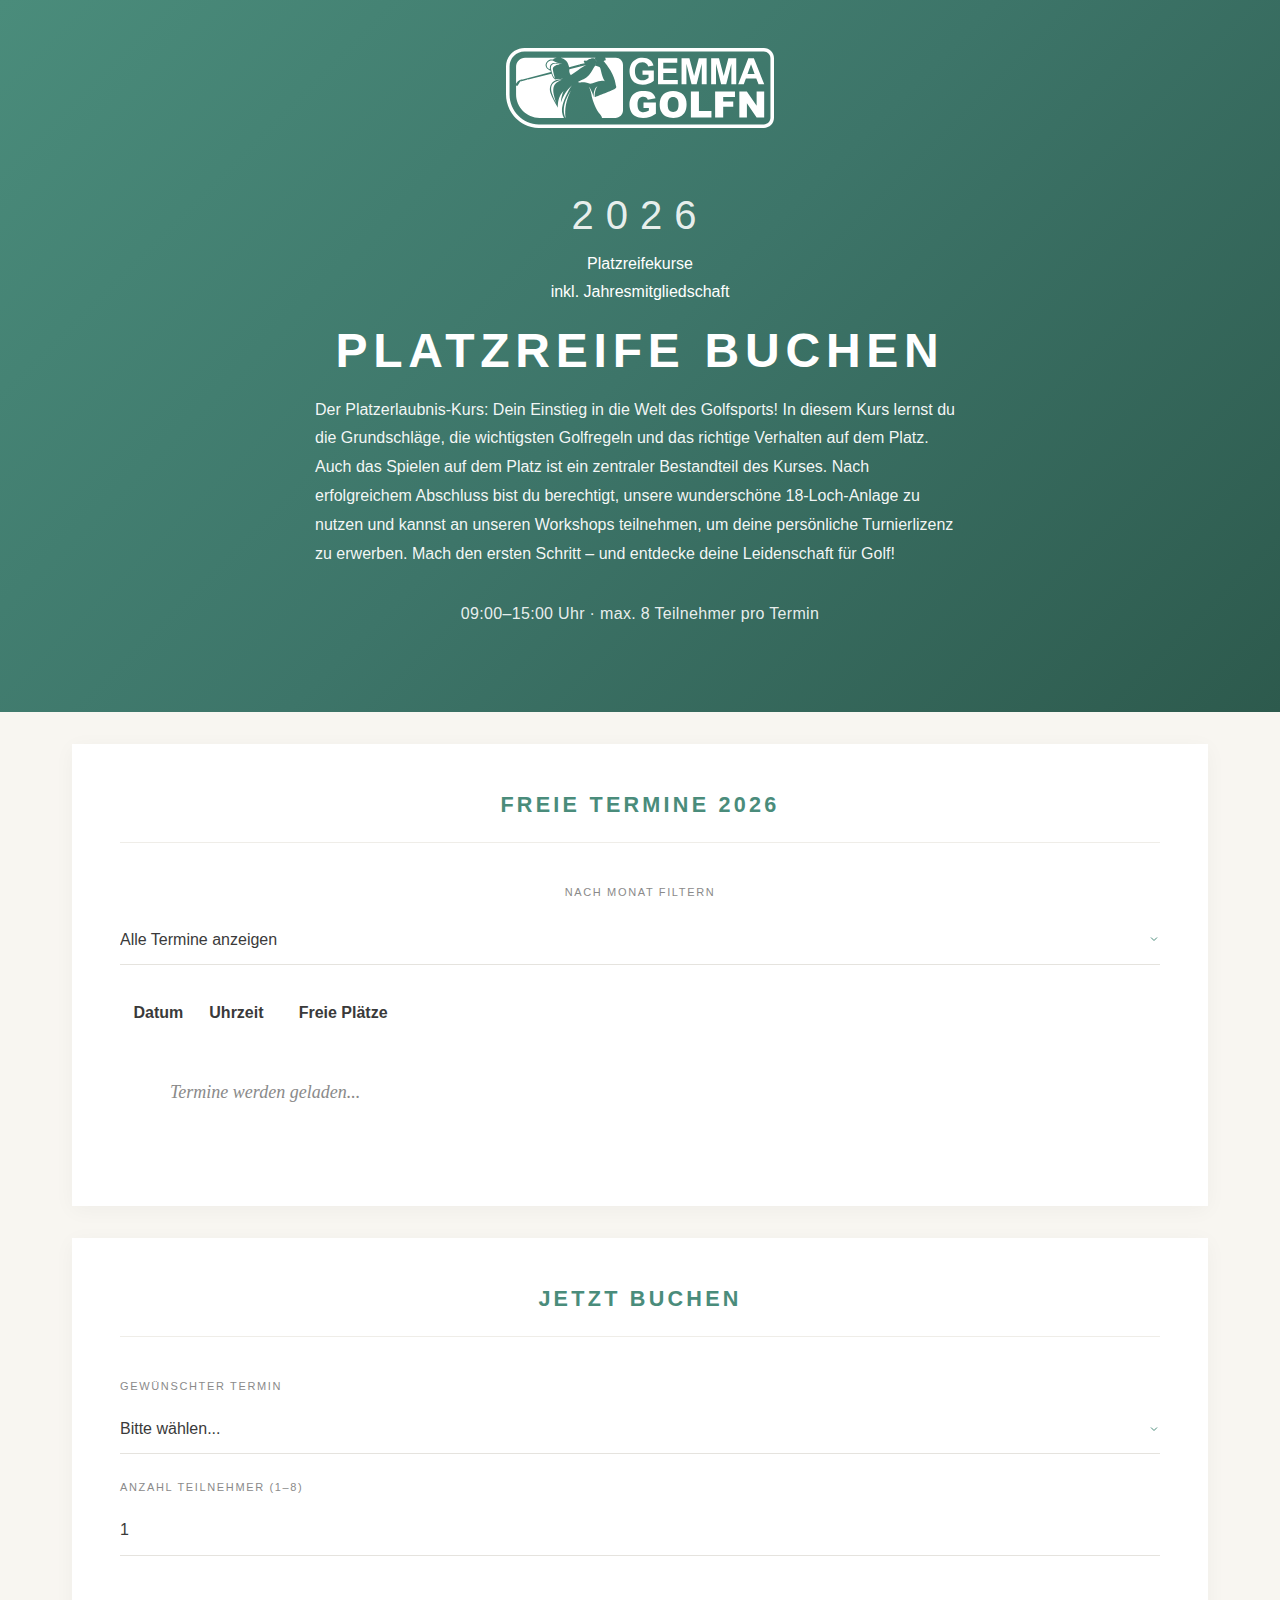
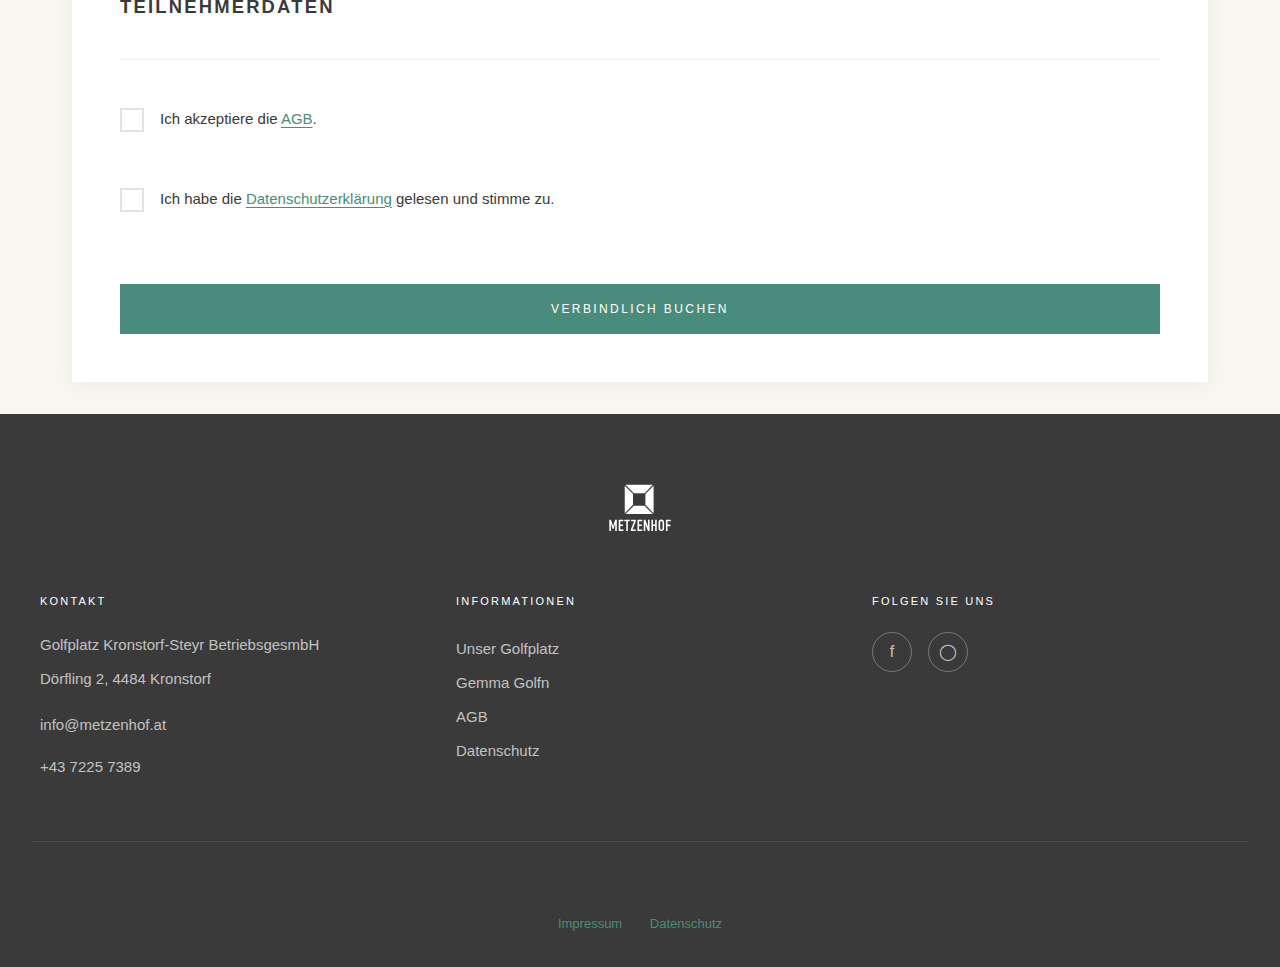
<file: index.html>
<!DOCTYPE html>
<html lang="de">
<head>
  <meta charset="UTF-8">
  <meta name="viewport" content="width=device-width, initial-scale=1.0">
  <meta name="description" content="Platzreife-Kurs buchen beim Golfclub Metzenhof. Lernen Sie Golf in entspannter Atmosphäre.">
  <title>Platzreife buchen – Golfclub Metzenhof</title>
  <link rel="stylesheet" href="styles.css">
</head>
<body>

<!-- ═══════════════════════════════════════════════════════════
     HEADER (Grün mit Eye-Catcher)
     ═══════════════════════════════════════════════════════════ -->
<header class="hero hero-green">
  <div class="hero-inner">
    <div class="hero-logos">
      <img src="Gemma Golfn Logo Quer 1C_WEISS.svg" alt="Gemma Golfn" class="hero-logo hero-logo-gemma">
    </div>
    
    <!-- Eye-Catcher Badge -->
    <div class="hero-eyecatcher">
      <span class="eyecatcher-year">2026</span>
      <span class="eyecatcher-title">Platzreifekurse</span>
      <span class="eyecatcher-sub">inkl. Jahresmitgliedschaft</span>
    </div>
    
    <h1>Platzreife buchen</h1>
    
    <p class="hero-description">
      Der Platzerlaubnis-Kurs: Dein Einstieg in die Welt des Golfsports! In diesem Kurs lernst du die Grundschläge, die wichtigsten Golfregeln und das richtige Verhalten auf dem Platz. Auch das Spielen auf dem Platz ist ein zentraler Bestandteil des Kurses. Nach erfolgreichem Abschluss bist du berechtigt, unsere wunderschöne 18-Loch-Anlage zu nutzen und kannst an unseren Workshops teilnehmen, um deine persönliche Turnierlizenz zu erwerben. Mach den ersten Schritt – und entdecke deine Leidenschaft für Golf!
    </p>
    
    <p class="hero-subtitle">09:00–15:00 Uhr · max. 8 Teilnehmer pro Termin</p>
  </div>
</header>

<!-- ═══════════════════════════════════════════════════════════
     MAIN CONTENT
     ═══════════════════════════════════════════════════════════ -->
<main class="container">
  
  <!-- TERMINE ÜBERSICHT ALS TABELLE -->
  <section class="card">
    <div class="card-header">
      <h2>Freie Termine 2026</h2>
    </div>
    
    <div class="filter-row">
      <label for="month-filter">Nach Monat filtern</label>
      <select id="month-filter">
        <option value="">Alle Termine anzeigen</option>
      </select>
    </div>
    
    <div id="slots-container" class="slots-table-container">
      <table class="slots-table">
        <thead>
          <tr>
            <th>Datum</th>
            <th>Uhrzeit</th>
            <th>Freie Plätze</th>
          </tr>
        </thead>
        <tbody id="slots-tbody">
          <tr><td colspan="3" class="no-slots">Termine werden geladen...</td></tr>
        </tbody>
      </table>
    </div>
  </section>
  
  <!-- BUCHUNGSFORMULAR -->
  <section class="card">
    <div class="card-header">
      <h2>Jetzt buchen</h2>
    </div>
    
    <form id="booking-form">
      <!-- Terminauswahl -->
      <label for="slot-select">
        Gewünschter Termin
        <select id="slot-select" required>
          <option value="">Bitte wählen...</option>
        </select>
      </label>
      
      <!-- Teilnehmeranzahl -->
      <label for="participant-count">
        Anzahl Teilnehmer (1–8)
        <input type="number" id="participant-count" min="1" max="8" value="1" required>
      </label>
      
      <!-- Teilnehmerdaten (inkl. Kontaktdaten) -->
      <h3>Teilnehmerdaten</h3>
      <div id="participants-container"></div>
      
      <!-- Versteckte Kontaktfelder (werden aus erstem Teilnehmer befüllt) -->
      <input type="hidden" id="contact-email">
      <input type="hidden" id="contact-phone">
      
      <!-- Checkboxen -->
      <div class="checkbox-group">
        <label class="checkbox-item">
          <input type="checkbox" id="agb-checkbox" class="checkbox-square" required>
          <span>Ich akzeptiere die <a href="agb.html" target="_blank">AGB</a>.</span>
        </label>
        <label class="checkbox-item">
          <input type="checkbox" id="privacy-checkbox" class="checkbox-square" required>
          <span>Ich habe die <a href="privacy.html" target="_blank">Datenschutzerklärung</a> gelesen und stimme zu.</span>
        </label>
      </div>
      
      <!-- Submit -->
      <button type="submit" id="submit-btn">Verbindlich buchen</button>
      
      <!-- Nachrichten -->
      <div id="form-message" class="message"></div>
    </form>
  </section>
  
  <!-- ERFOLGSANZEIGE (initial versteckt) -->
  <section id="success-section" class="card success-card hidden">
    <div class="success-icon">✓</div>
    <h2>Buchung erfolgreich!</h2>
    
    <div class="booking-details">
      <div class="detail-row">
        <span class="detail-label">Buchungs-ID</span>
        <span class="detail-value" id="success-booking-id">–</span>
      </div>
      <div class="detail-row">
        <span class="detail-label">Termin</span>
        <span class="detail-value" id="success-date">–</span>
      </div>
      <div class="detail-row">
        <span class="detail-label">Teilnehmer</span>
        <span class="detail-value" id="success-count">–</span>
      </div>
      <div class="detail-row">
        <span class="detail-label">Bestätigung an</span>
        <span class="detail-value" id="success-email">–</span>
      </div>
    </div>
    
    <div class="success-info">
      <p>Eine Bestätigungs-E-Mail mit allen Details wurde an Sie gesendet.</p>
      <p>Bei Fragen erreichen Sie uns unter:</p>
      <p><strong>info@metzenhof.at</strong> · <strong>+43 7225 7389</strong></p>
    </div>
    
    <button type="button" onclick="location.reload()" class="btn-secondary">Weitere Buchung</button>
  </section>
  
</main>

<!-- ═══════════════════════════════════════════════════════════
     FOOTER
     ═══════════════════════════════════════════════════════════ -->
<footer class="footer">
  <div class="footer-logo">
    <a href="https://www.metzenhof.at" target="_blank" rel="noopener">
      <img src="metzenhof_logo_ohne_subline_farbe.svg" alt="Golfclub Metzenhof" class="logo-white">
    </a>
  </div>
  
  <div class="footer-inner">
    <div class="footer-section">
      <h5>Kontakt</h5>
      <p>Golfplatz Kronstorf-Steyr BetriebsgesmbH</p>
      <p>Dörfling 2, 4484 Kronstorf</p>
      <p style="margin-top: 1rem;">
        <a href="mailto:info@metzenhof.at">info@metzenhof.at</a>
      </p>
      <p><a href="tel:+4372257389">+43 7225 7389</a></p>
    </div>
    
    <div class="footer-section">
      <h5>Informationen</h5>
      <a href="https://www.metzenhof.at/unser-golfplatz/" target="_blank">Unser Golfplatz</a>
      <a href="https://www.metzenhof.at/golf/gemma-golfn/" target="_blank">Gemma Golfn</a>
      <a href="agb.html">AGB</a>
      <a href="privacy.html">Datenschutz</a>
    </div>
    
    <div class="footer-section">
      <h5>Folgen Sie uns</h5>
      <div class="footer-social">
        <a href="https://www.facebook.com/Metzenhof" target="_blank" rel="noopener" aria-label="Facebook">f</a>
        <a href="https://www.instagram.com/metzenhof_golfplatz/" target="_blank" rel="noopener" aria-label="Instagram">◯</a>
      </div>
    </div>
  </div>
  
  <div class="footer-bottom">
    <p>© 2026 Golfclub Metzenhof</p>
    <a href="https://www.metzenhof.at/impressum/" target="_blank">Impressum</a>
    <a href="privacy.html">Datenschutz</a>
  </div>
</footer>

<script src="app.js"></script>
</body>
</html>
</file>
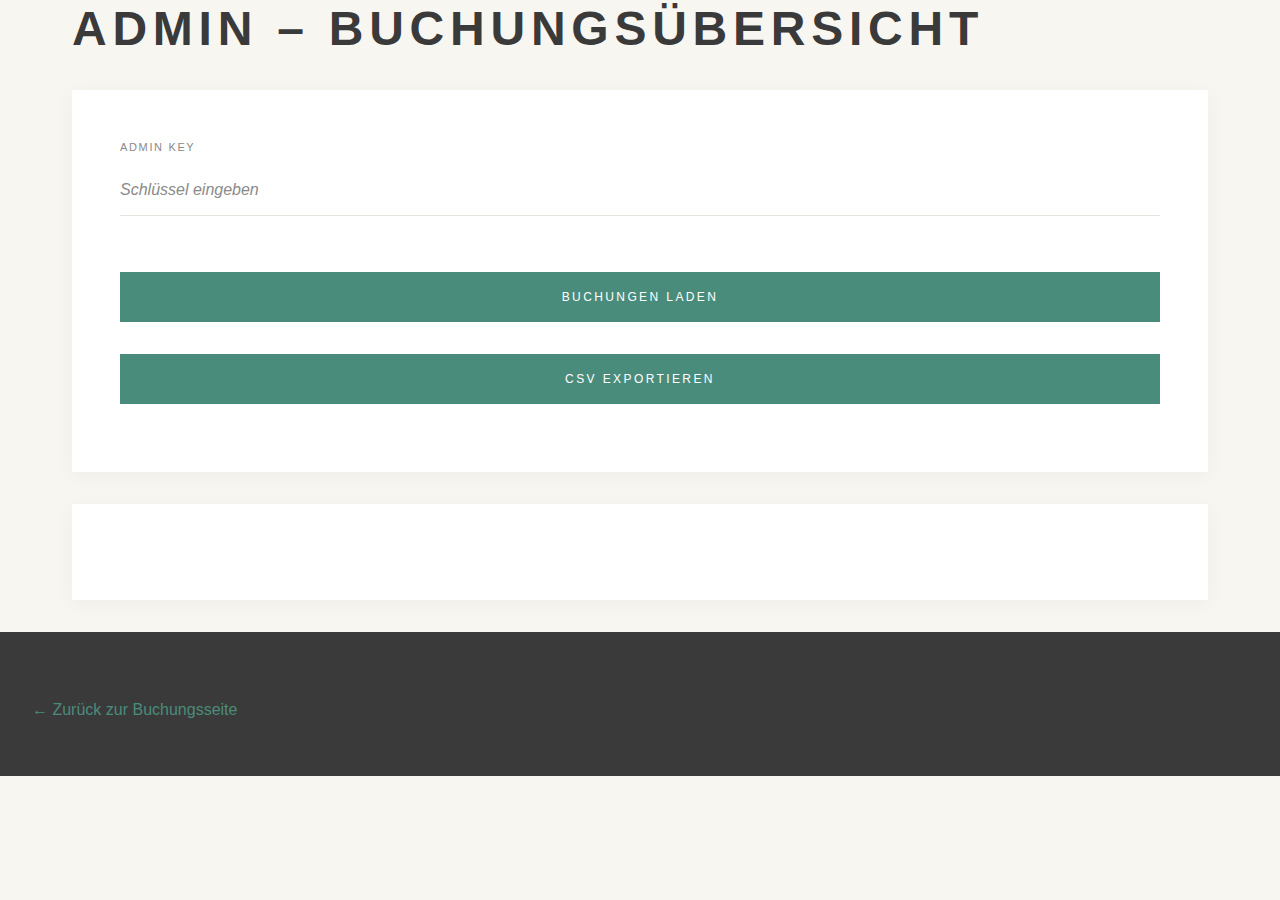
<file: admin.html>
<!doctype html>
<html lang="de">
<head>
  <meta charset="utf-8"/>
  <meta name="viewport" content="width=device-width, initial-scale=1"/>
  <title>Admin – Golfclub Metzenhof</title>
  <link rel="stylesheet" href="styles.css"/>
</head>
<body>
<main class="container">
  <h1>Admin – Buchungsübersicht</h1>

  <section class="card">
    <label>Admin Key
      <input id="admin_key" type="password" placeholder="Schlüssel eingeben"/>
    </label>
    <button id="load">Buchungen laden</button>
    <button id="export">CSV exportieren</button>
    <p id="msg"></p>
  </section>

  <section id="list" class="card"></section>
</main>

<footer class="footer">
  <p><a href="index.html">← Zurück zur Buchungsseite</a></p>
</footer>

<script src="admin.js"></script>
</body>
</html>
</file>
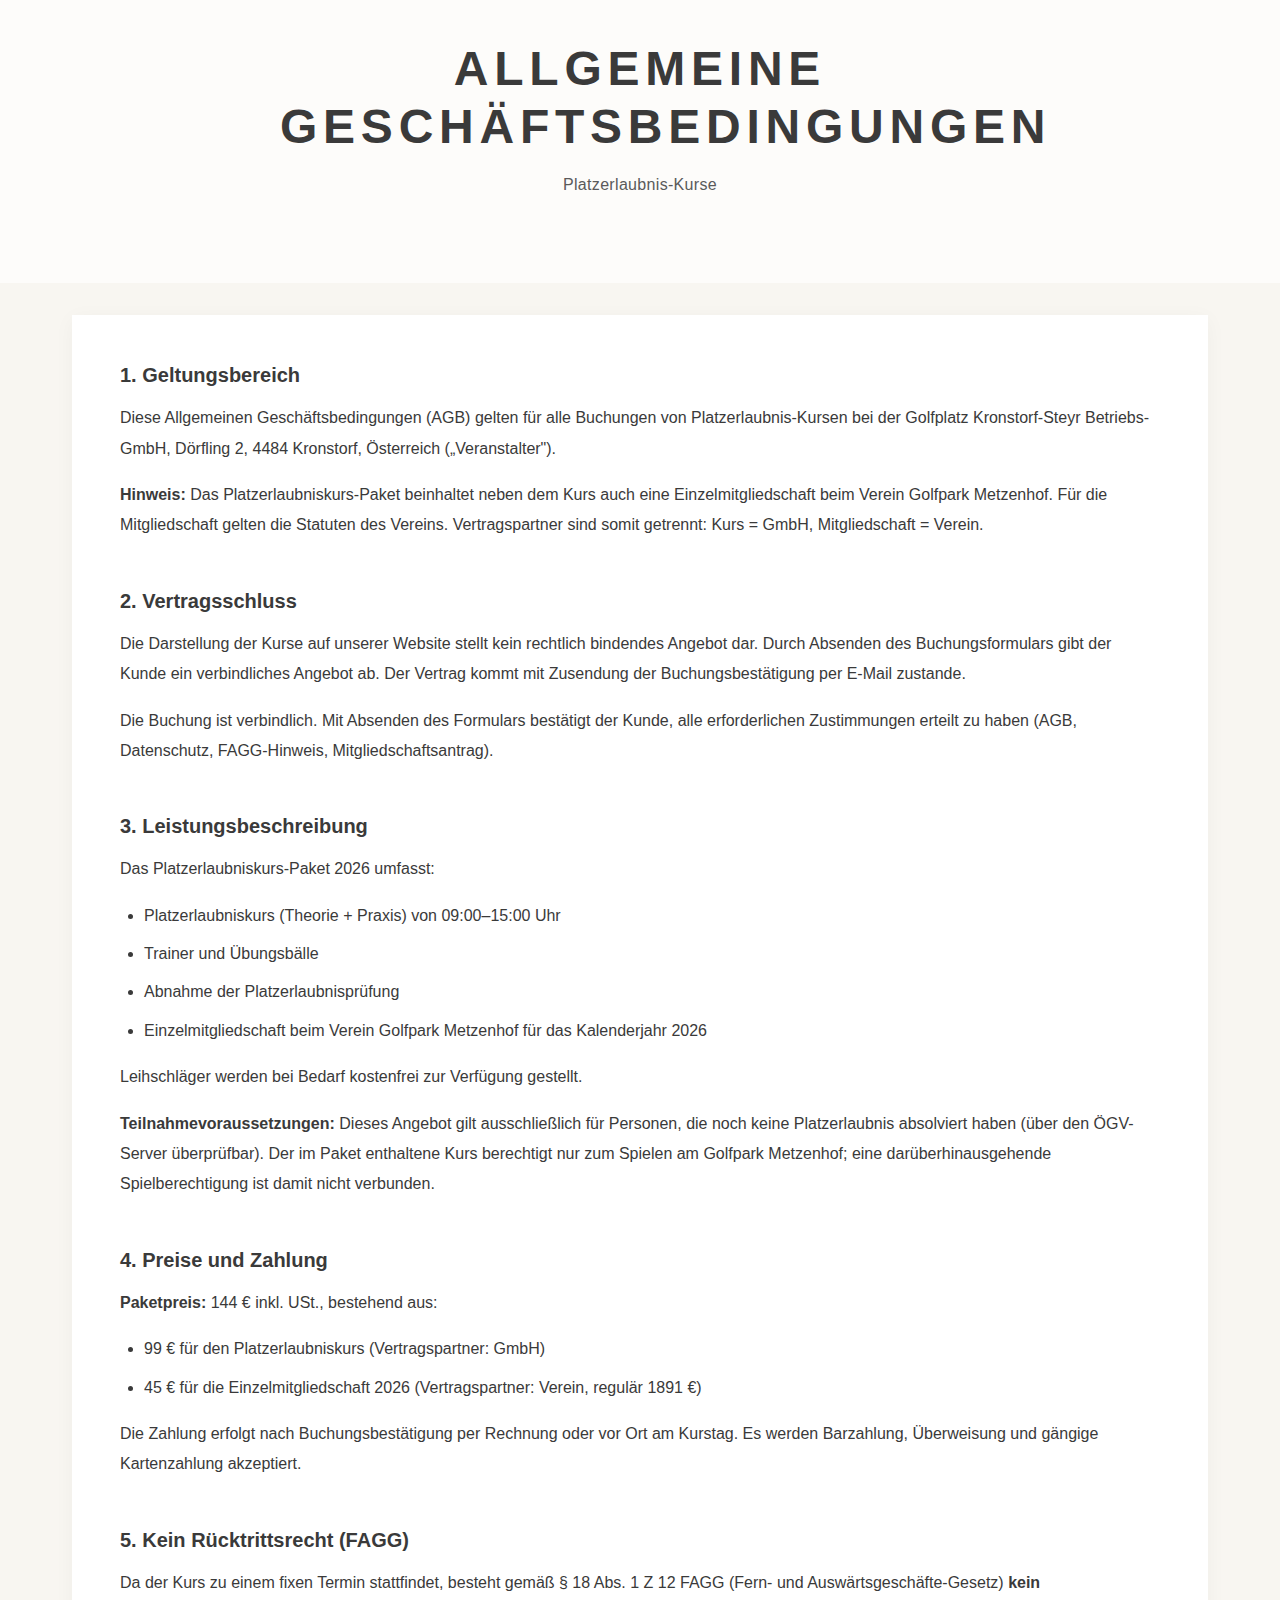
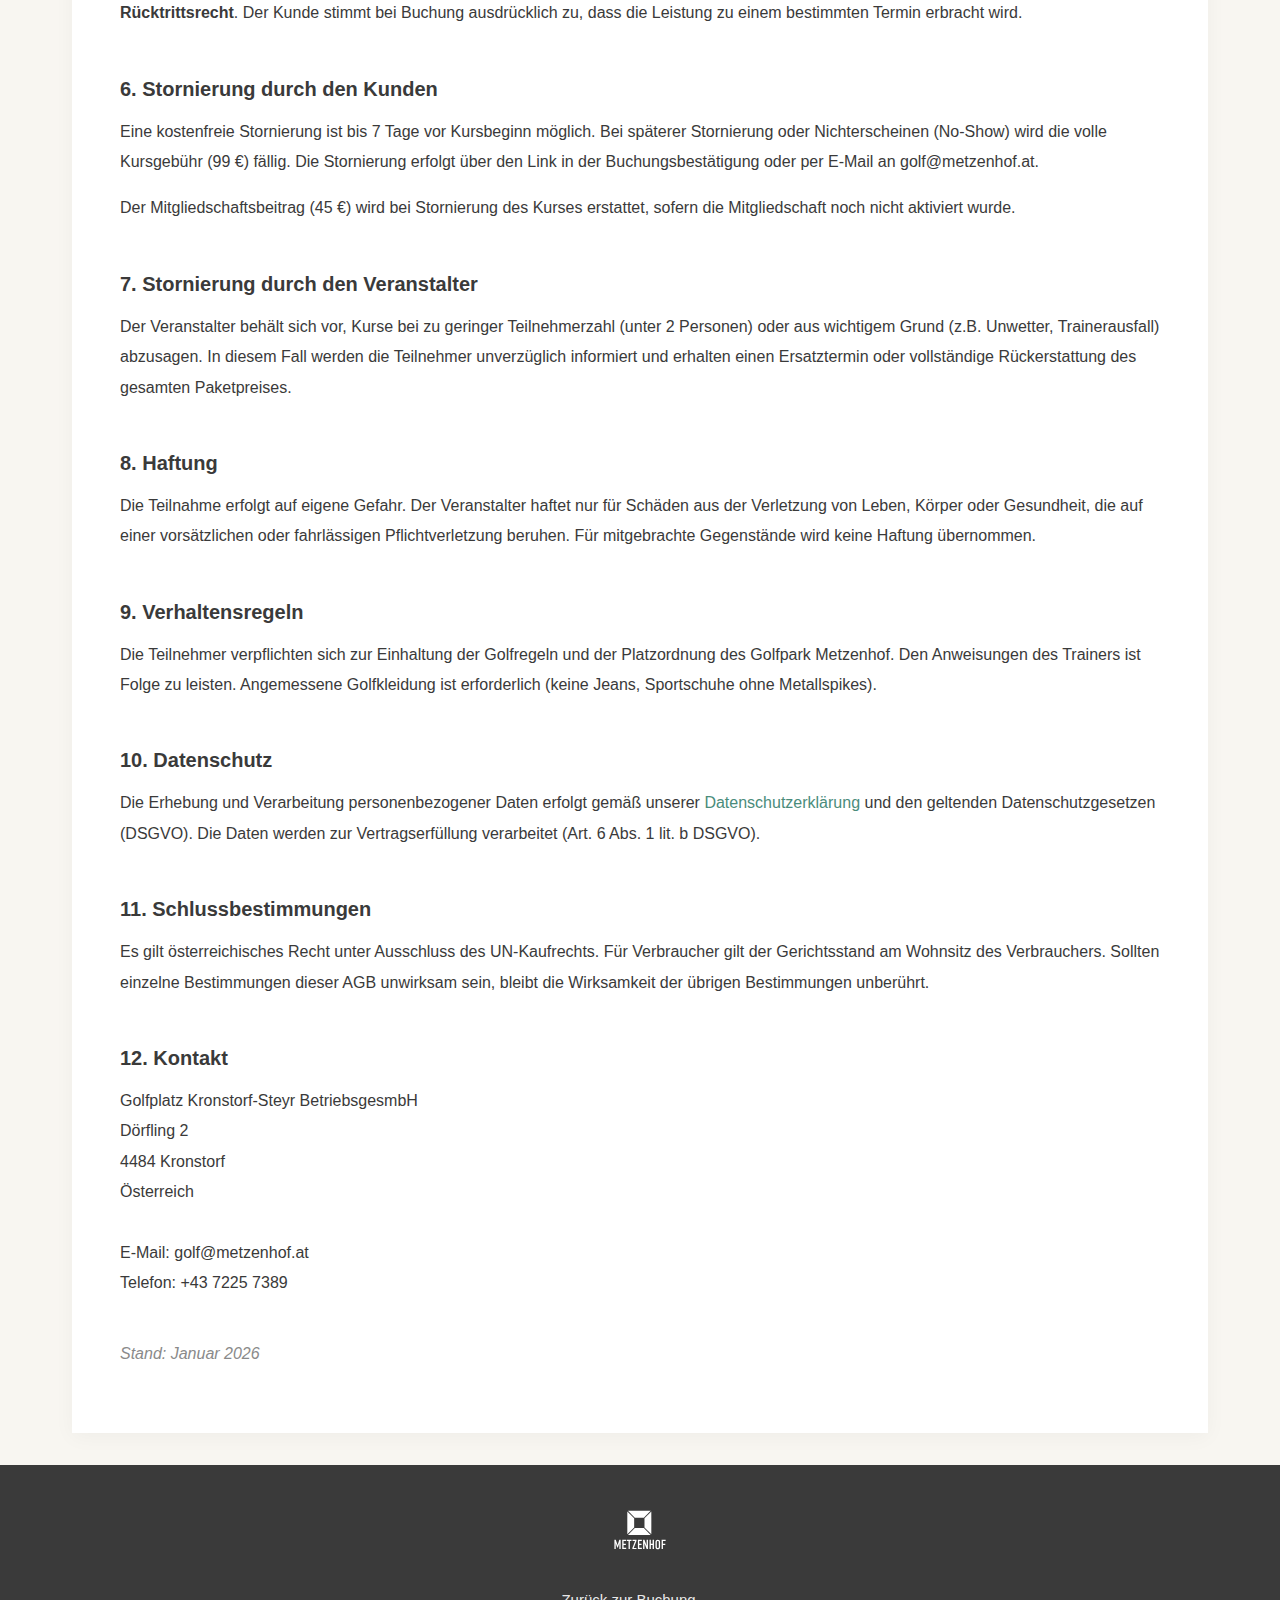
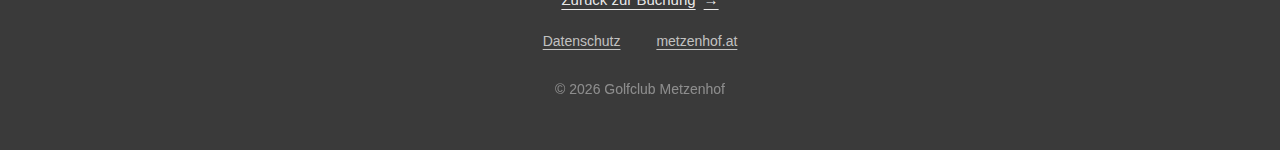
<file: agb.html>
<!DOCTYPE html>
<!-- Platzerlaubnis AGB – Golfclub Metzenhof – v4.5 (20.01.2026) -->
<html lang="de">
<head>
  <meta charset="UTF-8">
  <meta name="viewport" content="width=device-width, initial-scale=1.0">
  <title>AGB – Golfclub Metzenhof</title>
  <link rel="canonical" href="https://platzreife.metzenhof.at/agb.html">
  <link rel="stylesheet" href="styles.css">
</head>
<body>

<header class="hero">
  <div class="hero-inner">
    <h1>Allgemeine Geschäftsbedingungen</h1>
    <p class="hero-subtitle">Platzerlaubnis-Kurse</p>
  </div>
</header>

<main class="container">
  <section class="card">
    <div class="legal-content">
      
      <h2>1. Geltungsbereich</h2>
      <p>Diese Allgemeinen Geschäftsbedingungen (AGB) gelten für alle Buchungen von Platzerlaubnis-Kursen bei der Golfplatz Kronstorf-Steyr Betriebs-GmbH, Dörfling 2, 4484 Kronstorf, Österreich („Veranstalter").</p>
      <p><strong>Hinweis:</strong> Das Platzerlaubniskurs-Paket beinhaltet neben dem Kurs auch eine Einzelmitgliedschaft beim Verein Golfpark Metzenhof. Für die Mitgliedschaft gelten die Statuten des Vereins. Vertragspartner sind somit getrennt: Kurs = GmbH, Mitgliedschaft = Verein.</p>
      
      <h2>2. Vertragsschluss</h2>
      <p>Die Darstellung der Kurse auf unserer Website stellt kein rechtlich bindendes Angebot dar. Durch Absenden des Buchungsformulars gibt der Kunde ein verbindliches Angebot ab. Der Vertrag kommt mit Zusendung der Buchungsbestätigung per E-Mail zustande.</p>
      <p>Die Buchung ist verbindlich. Mit Absenden des Formulars bestätigt der Kunde, alle erforderlichen Zustimmungen erteilt zu haben (AGB, Datenschutz, FAGG-Hinweis, Mitgliedschaftsantrag).</p>
      
      <h2>3. Leistungsbeschreibung</h2>
      <p>Das Platzerlaubniskurs-Paket 2026 umfasst:</p>
      <ul>
        <li>Platzerlaubniskurs (Theorie + Praxis) von 09:00–15:00 Uhr</li>
        <li>Trainer und Übungsbälle</li>
        <li>Abnahme der Platzerlaubnisprüfung</li>
        <li>Einzelmitgliedschaft beim Verein Golfpark Metzenhof für das Kalenderjahr 2026</li>
      </ul>
      <p>Leihschläger werden bei Bedarf kostenfrei zur Verfügung gestellt.</p>
      <p><strong>Teilnahmevoraussetzungen:</strong> Dieses Angebot gilt ausschließlich für Personen, die noch keine Platzerlaubnis absolviert haben (über den ÖGV-Server überprüfbar). Der im Paket enthaltene Kurs berechtigt nur zum Spielen am Golfpark Metzenhof; eine darüberhinausgehende Spielberechtigung ist damit nicht verbunden.</p>
      
      <h2>4. Preise und Zahlung</h2>
      <p><strong>Paketpreis:</strong> 144 € inkl. USt., bestehend aus:</p>
      <ul>
        <li>99 € für den Platzerlaubniskurs (Vertragspartner: GmbH)</li>
        <li>45 € für die Einzelmitgliedschaft 2026 (Vertragspartner: Verein, regulär 1891 €)</li>
      </ul>
      <p>Die Zahlung erfolgt nach Buchungsbestätigung per Rechnung oder vor Ort am Kurstag. Es werden Barzahlung, Überweisung und gängige Kartenzahlung akzeptiert.</p>
      
      <h2>5. Kein Rücktrittsrecht (FAGG)</h2>
      <p>Da der Kurs zu einem fixen Termin stattfindet, besteht gemäß § 18 Abs. 1 Z 12 FAGG (Fern- und Auswärtsgeschäfte-Gesetz) <strong>kein Rücktrittsrecht</strong>. Der Kunde stimmt bei Buchung ausdrücklich zu, dass die Leistung zu einem bestimmten Termin erbracht wird.</p>
      
      <h2>6. Stornierung durch den Kunden</h2>
      <p>Eine kostenfreie Stornierung ist bis 7 Tage vor Kursbeginn möglich. Bei späterer Stornierung oder Nichterscheinen (No-Show) wird die volle Kursgebühr (99 €) fällig. Die Stornierung erfolgt über den Link in der Buchungsbestätigung oder per E-Mail an golf@metzenhof.at.</p>
      <p>Der Mitgliedschaftsbeitrag (45 €) wird bei Stornierung des Kurses erstattet, sofern die Mitgliedschaft noch nicht aktiviert wurde.</p>
      
      <h2>7. Stornierung durch den Veranstalter</h2>
      <p>Der Veranstalter behält sich vor, Kurse bei zu geringer Teilnehmerzahl (unter 2 Personen) oder aus wichtigem Grund (z.B. Unwetter, Trainerausfall) abzusagen. In diesem Fall werden die Teilnehmer unverzüglich informiert und erhalten einen Ersatztermin oder vollständige Rückerstattung des gesamten Paketpreises.</p>
      
      <h2>8. Haftung</h2>
      <p>Die Teilnahme erfolgt auf eigene Gefahr. Der Veranstalter haftet nur für Schäden aus der Verletzung von Leben, Körper oder Gesundheit, die auf einer vorsätzlichen oder fahrlässigen Pflichtverletzung beruhen. Für mitgebrachte Gegenstände wird keine Haftung übernommen.</p>
      
      <h2>9. Verhaltensregeln</h2>
      <p>Die Teilnehmer verpflichten sich zur Einhaltung der Golfregeln und der Platzordnung des Golfpark Metzenhof. Den Anweisungen des Trainers ist Folge zu leisten. Angemessene Golfkleidung ist erforderlich (keine Jeans, Sportschuhe ohne Metallspikes).</p>
      
      <h2>10. Datenschutz</h2>
      <p>Die Erhebung und Verarbeitung personenbezogener Daten erfolgt gemäß unserer <a href="privacy.html">Datenschutzerklärung</a> und den geltenden Datenschutzgesetzen (DSGVO). Die Daten werden zur Vertragserfüllung verarbeitet (Art. 6 Abs. 1 lit. b DSGVO).</p>
      
      <h2>11. Schlussbestimmungen</h2>
      <p>Es gilt österreichisches Recht unter Ausschluss des UN-Kaufrechts. Für Verbraucher gilt der Gerichtsstand am Wohnsitz des Verbrauchers. Sollten einzelne Bestimmungen dieser AGB unwirksam sein, bleibt die Wirksamkeit der übrigen Bestimmungen unberührt.</p>
      
      <h2>12. Kontakt</h2>
      <p>
        Golfplatz Kronstorf-Steyr BetriebsgesmbH<br>
        Dörfling 2<br>
        4484 Kronstorf<br>
        Österreich<br><br>
        E-Mail: golf@metzenhof.at<br>
        Telefon: +43 7225 7389
      </p>
      
      <p class="text-muted" style="margin-top: 40px;"><em>Stand: Januar 2026</em></p>
      
    </div>
  </section>
</main>

<footer class="footer-simple">
  <div class="footer-logo" style="margin-bottom: 1.5rem;">
    <a href="https://www.metzenhof.at" target="_blank" rel="noopener">
      <img src="metzenhof_logo_ohne_subline_farbe.svg" alt="Golfclub Metzenhof" class="logo-white" style="height: 50px;">
    </a>
  </div>
  <p><a href="index.html" class="link-arrow" style="color: rgba(255,255,255,0.9);">Zurück zur Buchung</a></p>
  <div class="footer-links">
    <a href="privacy.html">Datenschutz</a>
    <a href="https://www.metzenhof.at" target="_blank">metzenhof.at</a>
  </div>
  <p style="margin-top: 1.5rem; opacity: 0.6;">© 2026 Golfclub Metzenhof</p>
</footer>

</body>
</html>
</file>
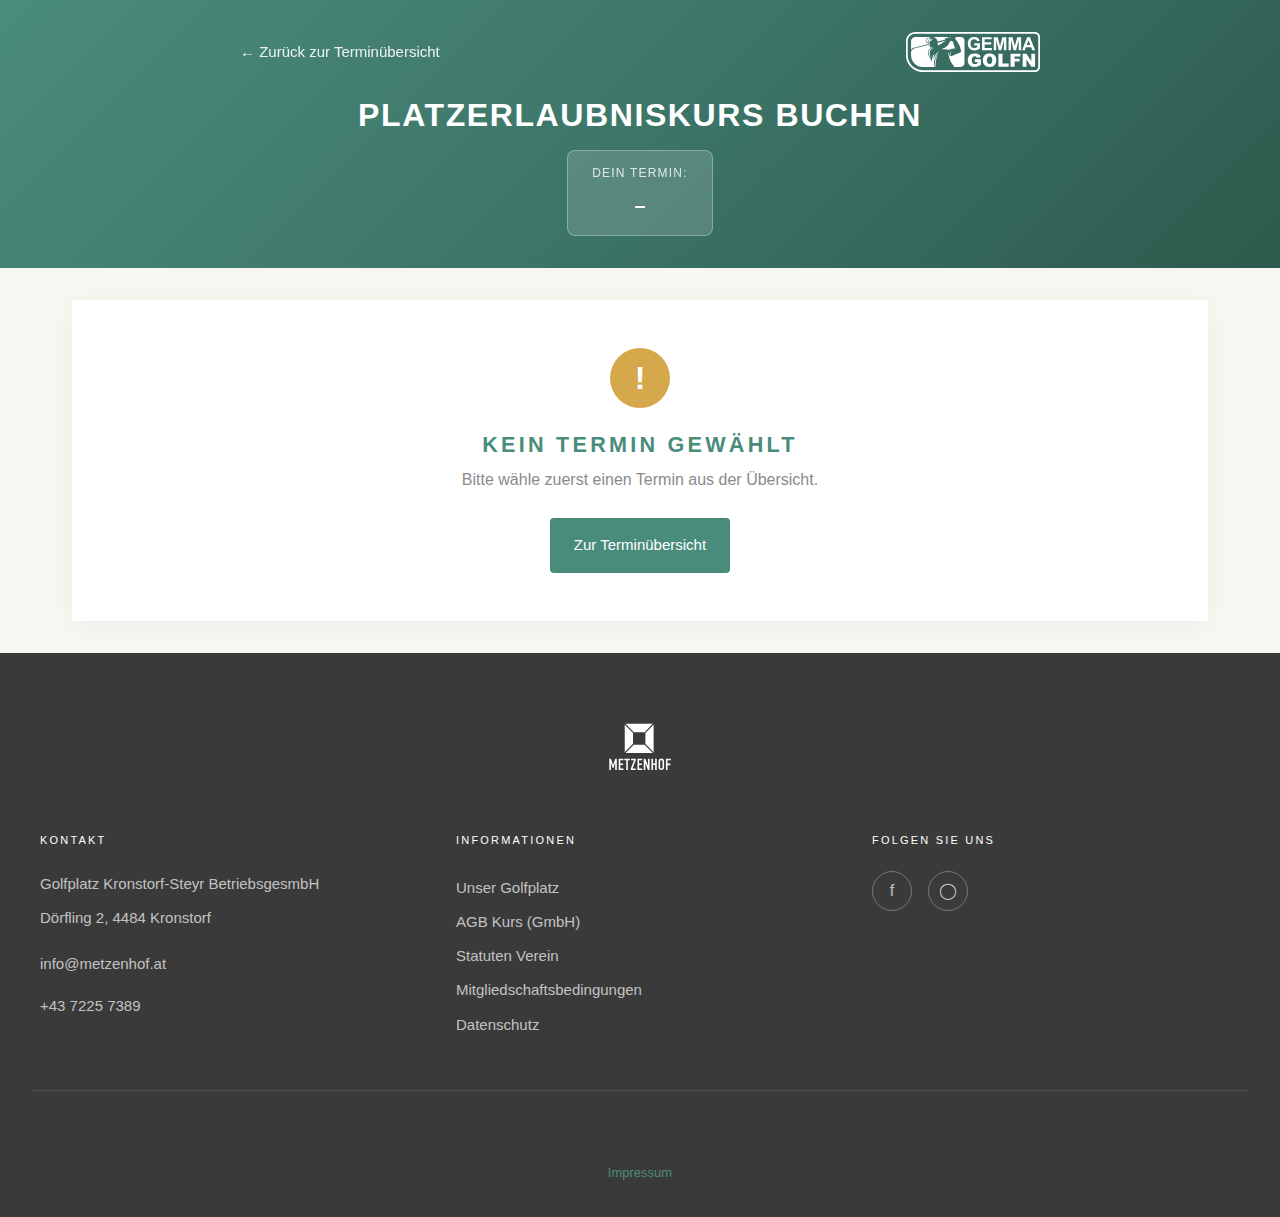
<file: buchen.html>
<!DOCTYPE html>
<!-- Platzerlaubnis Buchungsformular – Golfclub Metzenhof – v4.5 (20.01.2026) – n8n Webhook Integration -->
<html lang="de">
<head>
  <meta charset="UTF-8">
  <meta name="viewport" content="width=device-width, initial-scale=1.0">
  <meta name="description" content="Platzerlaubniskurs Paket 2026 – Online buchen beim Golfclub Metzenhof.">
  <title>Platzerlaubniskurs buchen – Golfclub Metzenhof</title>
  <link rel="canonical" href="https://platzreife.metzenhof.at/buchen.html">
  <link rel="stylesheet" href="styles.css">
</head>
<body>

<!-- ═══════════════════════════════════════════════════════════
     HEADER (Kompakter für Buchungsseite)
     ═══════════════════════════════════════════════════════════ -->
<header class="hero hero-green hero-compact">
  <div class="hero-inner">
    <div class="hero-logos">
      <a href="index.html" class="back-link">← Zurück zur Terminübersicht</a>
      <img src="Gemma Golfn Logo Quer 1C_WEISS.svg" alt="Gemma Golfn" class="hero-logo hero-logo-gemma-small">
    </div>
    
    <h1 class="hero-title-booking">Platzerlaubniskurs buchen</h1>
    
    <!-- Gewählter Termin wird hier angezeigt -->
    <div id="selected-date-display" class="selected-date-badge">
      <span class="selected-date-label">Dein Termin:</span>
      <span class="selected-date-value" id="selected-date-text">–</span>
    </div>
  </div>
</header>

<!-- ═══════════════════════════════════════════════════════════
     MAIN CONTENT – BUCHUNGSFORMULAR
     ═══════════════════════════════════════════════════════════ -->
<main class="container">
  
  <!-- BUCHUNGSFORMULAR -->
  <section class="card booking-form-section">
    <div class="card-header">
      <h2>Deine Daten</h2>
      <p class="form-subtitle">Bitte fülle alle Pflichtfelder (*) aus.</p>
    </div>
    
    <form id="booking-form">
      <!-- Verstecktes Feld für Termin-ID -->
      <input type="hidden" id="slot_id" name="slot_id" value="">
      
      <!-- Termin-Anzeige (nicht editierbar) -->
      <div class="selected-slot-info" id="slot-info-card">
        <div class="slot-info-icon">📅</div>
        <div class="slot-info-header">Dein gewählter Kurstermin</div>
        <div class="slot-info-date" id="slot-info-date">–</div>
        <div class="slot-info-time" id="slot-info-time">
          <span class="time-label">Kurszeit:</span>
          <span class="time-value">09:00 Uhr bis 15:00 Uhr</span>
        </div>
        <div class="slot-info-free" id="slot-info-free">Max. 8 Teilnehmer</div>
        <a href="index.html" class="slot-change-link">← Anderen Termin wählen</a>
      </div>
      
      <!-- Verstecktes Feld: Immer 1 Teilnehmer -->
      <input type="hidden" id="participants_count" name="participants_count" value="1">
      
      <!-- Teilnehmerdaten -->
      <div class="participants-data-section">
        <div class="section-header">
          <span class="section-icon">📝</span>
          <h3>Deine Daten</h3>
        </div>
        <p class="section-description">Bitte gib deine Kontaktdaten ein.</p>
        <div id="participants"></div>
      </div>
      
      <!-- GUTSCHEINCODE -->
      <div class="voucher-section">
        <label class="voucher-label">
          <span class="voucher-icon">🎟️</span>
          Gutscheincode (optional)
          <input type="text" name="voucher_code" id="voucher_code" placeholder="z.B. GOLF2026" autocomplete="off">
        </label>
      </div>
      
      <!-- BESTELLÜBERSICHT -->
      <div class="order-summary">
        <h3>📋 Bestellübersicht</h3>
        
        <div class="order-summary-row">
          <span class="order-label">Gewählter Termin:</span>
          <span class="order-value" id="summary-date">–</span>
        </div>
        <div class="order-summary-row">
          <span class="order-label">Kurszeit:</span>
          <span class="order-value">09:00–15:00 Uhr</span>
        </div>
        
        <div class="order-package">
          <strong>Im Paket enthalten:</strong>
          <ul>
            <li>✓ Platzerlaubniskurs (Theorie + Praxis)</li>
            <li>✓ Trainer & Übungsbälle</li>
            <li>✓ Platzerlaubnisprüfung</li>
            <li>✓ Einzelmitgliedschaft statt 1891 € um nur 45 €</li>
          </ul>
        </div>
        
        <div class="order-price">
          <div class="price-total">
            <span>Gesamtpreis:</span>
            <strong id="summary-total">144 €</strong>
          </div>
          <div class="price-breakdown">
            <span>99 € Kurs (GmbH) + 45 € Mitgliedschaft (Verein)</span>
          </div>
        </div>
        
        <div class="order-partners">
          <small>Kursvertrag mit der Golfplatz Kronstorf-Steyr Betriebs-GmbH; Mitgliedschaftsantrag an den Verein Metzenhof.</small>
        </div>
      </div>
      
      <!-- RECHTLICHE CHECKBOXEN -->
      <div class="legal-checkboxes">
        <h4>Rechtliche Zustimmungen</h4>
        
        <!-- 1. AGB Kurs -->
        <label class="checkbox-item">
          <input type="checkbox" class="checkbox-square" name="agb_kurs" id="agb_kurs" required>
          <span>Ich akzeptiere die <a href="agb.html" target="_blank">AGB für den Platzerlaubniskurs</a> (GmbH). *</span>
        </label>
        
        <!-- 2. Datenschutz -->
        <label class="checkbox-item">
          <input type="checkbox" class="checkbox-square" name="privacy_accepted" id="privacy_accepted" required>
          <span>Ich habe die <a href="privacy.html" target="_blank">Datenschutzerklärung</a> zur Kenntnis genommen. *</span>
        </label>
        
        <!-- 3. Mitgliedschaft + Statuten -->
        <label class="checkbox-item">
          <input type="checkbox" class="checkbox-square" name="membership_statutes" id="membership_statutes" required>
          <span>Ich beantrage die Aufnahme als Mitglied im Verein Metzenhof und akzeptiere die <a href="2009_statuten_metzenhof-1.pdf" target="_blank">Statuten</a> sowie <a href="AGB Verein Golfpark Metzenhof.pdf" target="_blank">Mitgliedschaftsbedingungen</a>. *</span>
        </label>
        
        <!-- 4. Vertragspartner-Trennung -->
        <label class="checkbox-item">
          <input type="checkbox" class="checkbox-square" name="partner_awareness" id="partner_awareness" required>
          <span>Mir ist bekannt, dass der Kurs über die Golfplatz Kronstorf-Steyr Betriebs-GmbH und die Mitgliedschaft über den Verein Metzenhof abgewickelt wird. *</span>
        </label>
        
        <!-- 5. Kündigungshinweis -->
        <label class="checkbox-item">
          <input type="checkbox" class="checkbox-square" name="cancellation_notice" id="cancellation_notice" required>
          <span>Ich habe die Kündigungsfrist und automatische Verlängerung gemäß Statuten zur Kenntnis genommen (Kündigung bis 30.11.). *</span>
        </label>
        
        <!-- 6. Fixtermin / FAGG -->
        <label class="checkbox-item">
          <input type="checkbox" class="checkbox-square" name="fagg_consent" id="fagg_consent" required>
          <span>Ich stimme ausdrücklich zu, dass die Leistung zu einem fixen Termin erbracht wird und nehme zur Kenntnis, dass dadurch kein Rücktrittsrecht gemäß § 18 FAGG besteht. *</span>
        </label>
        
        <!-- Optional: Newsletter -->
        <label class="checkbox-item checkbox-optional">
          <input type="checkbox" class="checkbox-square" name="newsletter" id="newsletter">
          <span>Ich möchte den Newsletter per E-Mail erhalten (jederzeit widerrufbar).</span>
        </label>
        
        <p class="checkbox-hint">* Pflichtfeld</p>
      </div>
      
      <!-- Fehlermeldung für Checkboxen -->
      <div id="checkbox-error" class="checkbox-error" style="display:none;"></div>
      
      <!-- Submit -->
      <button type="submit" class="btn-submit">Jetzt kostenpflichtig buchen</button>
      
      <!-- Nachrichten -->
      <div id="message" class="message" style="display:none;"></div>
    </form>
  </section>
  
  <!-- ERFOLGSANZEIGE (initial versteckt) -->
  <section id="success-section" class="card success-card" style="display:none;">
    <div class="success-icon">✓</div>
    <h2>Buchung erfolgreich!</h2>
    
    <div class="booking-details">
      <div class="detail-row">
        <span class="detail-label">Buchungs-ID</span>
        <span class="detail-value" id="success-id">–</span>
      </div>
      <div class="detail-row">
        <span class="detail-label">Termin</span>
        <span class="detail-value" id="success-date">–</span>
      </div>
      <div class="detail-row">
        <span class="detail-label">Bestätigung an</span>
        <span class="detail-value" id="success-email">–</span>
      </div>
    </div>
    
    <!-- Webhook/E-Mail Status -->
    <p id="webhook-status" class="webhook-status" style="display:none;"></p>
    
    <div class="success-info">
      <p id="email-status-text">Ihre Buchung wurde erfolgreich registriert.</p>
    </div>
    
    <!-- Nächste Schritte -->
    <div id="next-steps" class="next-steps" style="display:none;">
      <h3>Nächste Schritte</h3>
      <ul>
        <li>✓ Dein Termin ist fix reserviert</li>
        <li>✓ Du erhältst eine Bestätigung per E-Mail</li>
        <li>✓ Bitte erscheine 15 Minuten vor dem Kurstermin im Golf-Sekretariat zur Anmeldung</li>
        <li>✓ Bitte begleiche die Rechnung bis 2 Tage vor dem Kurstermin</li>
        <li>✓ Ziehe gemütliche Sport-/Laufschuhe an</li>
        <li>✓ Es wird eine kurze Mittagspause geben, bei der es die Möglichkeit gibt im Restaurant zu essen/trinken</li>
        <li>✓ Schläger und Bälle werden zur Verfügung gestellt</li>
      </ul>
      <p class="next-steps-docs">
        <small>
          Ihre Unterlagen: 
          <a href="agb.html" target="_blank">AGB Kurs</a> · 
          <a href="privacy.html" target="_blank">Datenschutz</a> · 
          <a href="2009_statuten_metzenhof-1.pdf" target="_blank">Statuten</a>
        </small>
      </p>
    </div>
    
    <div class="success-contact">
      <p>Bei Fragen erreichen Sie uns unter:</p>
      <p><strong>info@metzenhof.at</strong> · <strong>+43 7225 7389</strong></p>
    </div>
    
    <div class="success-buttons">
      <a href="index.html" class="btn-primary">Zurück zur Übersicht</a>
      <button type="button" id="new-booking" class="btn-secondary">Weitere Buchung</button>
    </div>
  </section>
  
  <!-- FEHLER: Kein Termin gewählt -->
  <section id="no-slot-section" class="card error-card" style="display:none;">
    <div class="error-icon">!</div>
    <h2>Kein Termin gewählt</h2>
    <p>Bitte wähle zuerst einen Termin aus der Übersicht.</p>
    <a href="index.html" class="btn-primary">Zur Terminübersicht</a>
  </section>
  
</main>

<!-- ═══════════════════════════════════════════════════════════
     FOOTER
     ═══════════════════════════════════════════════════════════ -->
<footer class="footer">
  <div class="footer-logo">
    <a href="https://www.metzenhof.at" target="_blank" rel="noopener">
      <img src="metzenhof_logo_ohne_subline_farbe.svg" alt="Golfclub Metzenhof" class="logo-white">
    </a>
  </div>
  
  <div class="footer-inner">
    <div class="footer-section">
      <h5>Kontakt</h5>
      <p>Golfplatz Kronstorf-Steyr BetriebsgesmbH</p>
      <p>Dörfling 2, 4484 Kronstorf</p>
      <p style="margin-top: 1rem;">
        <a href="mailto:info@metzenhof.at">info@metzenhof.at</a>
      </p>
      <p><a href="tel:+4372257389">+43 7225 7389</a></p>
    </div>
    
    <div class="footer-section">
      <h5>Informationen</h5>
      <a href="https://www.metzenhof.at/unser-golfplatz/" target="_blank">Unser Golfplatz</a>
      <a href="agb.html">AGB Kurs (GmbH)</a>
      <a href="2009_statuten_metzenhof-1.pdf" target="_blank">Statuten Verein</a>
      <a href="AGB Verein Golfpark Metzenhof.pdf" target="_blank">Mitgliedschaftsbedingungen</a>
      <a href="privacy.html">Datenschutz</a>
    </div>
    
    <div class="footer-section">
      <h5>Folgen Sie uns</h5>
      <div class="footer-social">
        <a href="https://www.facebook.com/Metzenhof" target="_blank" rel="noopener" aria-label="Facebook">f</a>
        <a href="https://www.instagram.com/metzenhof_golfplatz/" target="_blank" rel="noopener" aria-label="Instagram">◯</a>
      </div>
    </div>
  </div>
  
  <div class="footer-bottom">
    <p>© 2026 Golfclub Metzenhof</p>
    <a href="https://www.metzenhof.at/impressum/" target="_blank">Impressum</a>
  </div>
</footer>

<script src="app.js"></script>
</body>
</html>
</file>
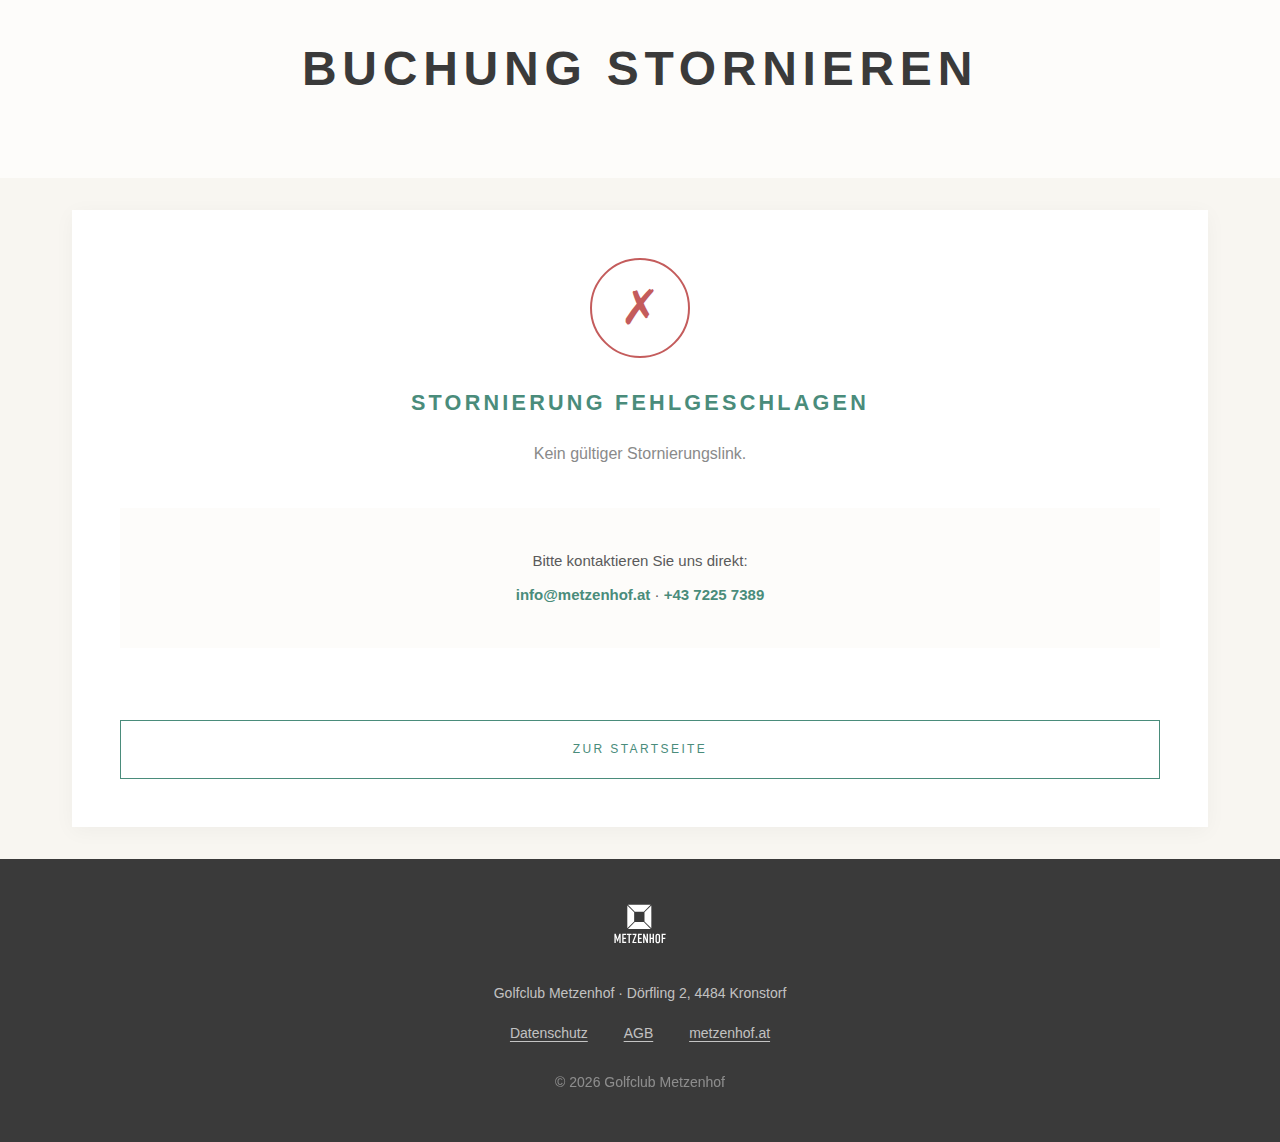
<file: cancel.html>
<!DOCTYPE html>
<!-- Platzreife Stornierung – Golfclub Metzenhof – v2.0 (16.01.2026) -->
<html lang="de">
<head>
  <meta charset="UTF-8">
  <meta name="viewport" content="width=device-width, initial-scale=1.0">
  <title>Stornierung – Golfclub Metzenhof</title>
  <link rel="stylesheet" href="styles.css">
</head>
<body>

<header class="hero">
  <div class="hero-inner">
    <h1>Buchung stornieren</h1>
  </div>
</header>

<main class="container container-narrow">
  
  <!-- LADEANZEIGE -->
  <section id="loading-section" class="card cancel-card">
    <div class="cancel-icon pending">⏳</div>
    <h2>Stornierung wird verarbeitet...</h2>
    <p class="text-muted">Bitte warten Sie einen Moment.</p>
  </section>
  
  <!-- ERFOLG -->
  <section id="success-section" class="card cancel-card hidden">
    <div class="cancel-icon" style="border-color: var(--color-primary); color: var(--color-primary);">✓</div>
    <h2>Buchung erfolgreich storniert</h2>
    
    <div class="booking-details">
      <div class="detail-row">
        <span class="detail-label">Buchungs-ID</span>
        <span class="detail-value" id="cancelled-booking-id">–</span>
      </div>
    </div>
    
    <div class="success-info">
      <p>Sie erhalten eine Bestätigung per E-Mail.</p>
      <p>Bei Fragen erreichen Sie uns unter:</p>
      <p><strong>info@metzenhof.at</strong> · <strong>+43 7225 7389</strong></p>
    </div>
    
    <a href="index.html" class="btn btn-secondary">Neue Buchung vornehmen</a>
  </section>
  
  <!-- FEHLER -->
  <section id="error-section" class="card cancel-card hidden">
    <div class="cancel-icon">✗</div>
    <h2>Stornierung fehlgeschlagen</h2>
    <p id="error-message" class="text-muted">Ein Fehler ist aufgetreten.</p>
    
    <div class="success-info">
      <p>Bitte kontaktieren Sie uns direkt:</p>
      <p><strong>info@metzenhof.at</strong> · <strong>+43 7225 7389</strong></p>
    </div>
    
    <a href="index.html" class="btn btn-secondary">Zur Startseite</a>
  </section>
  
  <!-- BEREITS STORNIERT -->
  <section id="already-section" class="card cancel-card hidden">
    <div class="cancel-icon" style="border-color: var(--color-text-muted); color: var(--color-text-muted);">ℹ</div>
    <h2>Bereits storniert</h2>
    <p class="text-muted">Diese Buchung wurde bereits storniert.</p>
    
    <a href="index.html" class="btn btn-secondary">Neue Buchung vornehmen</a>
  </section>
  
</main>

<footer class="footer-simple">
  <div class="footer-logo" style="margin-bottom: 1.5rem;">
    <a href="https://www.metzenhof.at" target="_blank" rel="noopener">
      <img src="metzenhof_logo_ohne_subline_farbe.svg" alt="Golfclub Metzenhof" class="logo-white" style="height: 50px;">
    </a>
  </div>
  <p>Golfclub Metzenhof · Dörfling 2, 4484 Kronstorf</p>
  <div class="footer-links">
    <a href="privacy.html">Datenschutz</a>
    <a href="agb.html">AGB</a>
    <a href="https://www.metzenhof.at" target="_blank">metzenhof.at</a>
  </div>
  <p style="margin-top: 1.5rem; opacity: 0.6;">© 2026 Golfclub Metzenhof</p>
</footer>

<script>
/**
 * Stornierung verarbeiten
 */
const API_BASE = "https://script.google.com/macros/s/AKfycbzeT3syS3BN25_HR9QJ-qzHETYSTyz_Z61KxvIa8K0nr5b8XzIGr6A-FwyERn_DU3Dl_A/exec";

// DOM Elemente
const loadingSection = document.getElementById("loading-section");
const successSection = document.getElementById("success-section");
const errorSection = document.getElementById("error-section");
const alreadySection = document.getElementById("already-section");
const cancelledBookingId = document.getElementById("cancelled-booking-id");
const errorMessage = document.getElementById("error-message");

// Token aus URL holen
const urlParams = new URLSearchParams(window.location.search);
const token = urlParams.get("token");

/**
 * Alle Sektionen verstecken
 */
function hideAll() {
  loadingSection.classList.add("hidden");
  successSection.classList.add("hidden");
  errorSection.classList.add("hidden");
  alreadySection.classList.add("hidden");
}

/**
 * Stornierung durchführen
 */
async function processCancel() {
  if (!token) {
    hideAll();
    errorSection.classList.remove("hidden");
    errorMessage.textContent = "Kein gültiger Stornierungslink.";
    return;
  }
  
  try {
    const response = await fetch(`${API_BASE}?action=cancel&token=${encodeURIComponent(token)}`);
    const result = await response.json();
    
    hideAll();
    
    if (result.ok) {
      successSection.classList.remove("hidden");
      cancelledBookingId.textContent = result.booking_id || "–";
    } else if (result.already_cancelled) {
      alreadySection.classList.remove("hidden");
    } else {
      errorSection.classList.remove("hidden");
      errorMessage.textContent = result.message || "Stornierung fehlgeschlagen.";
    }
  } catch (error) {
    console.error("Stornierungsfehler:", error);
    hideAll();
    errorSection.classList.remove("hidden");
    errorMessage.textContent = "Verbindungsfehler. Bitte versuchen Sie es später erneut.";
  }
}

// Stornierung starten
processCancel();
</script>

</body>
</html>
</file>
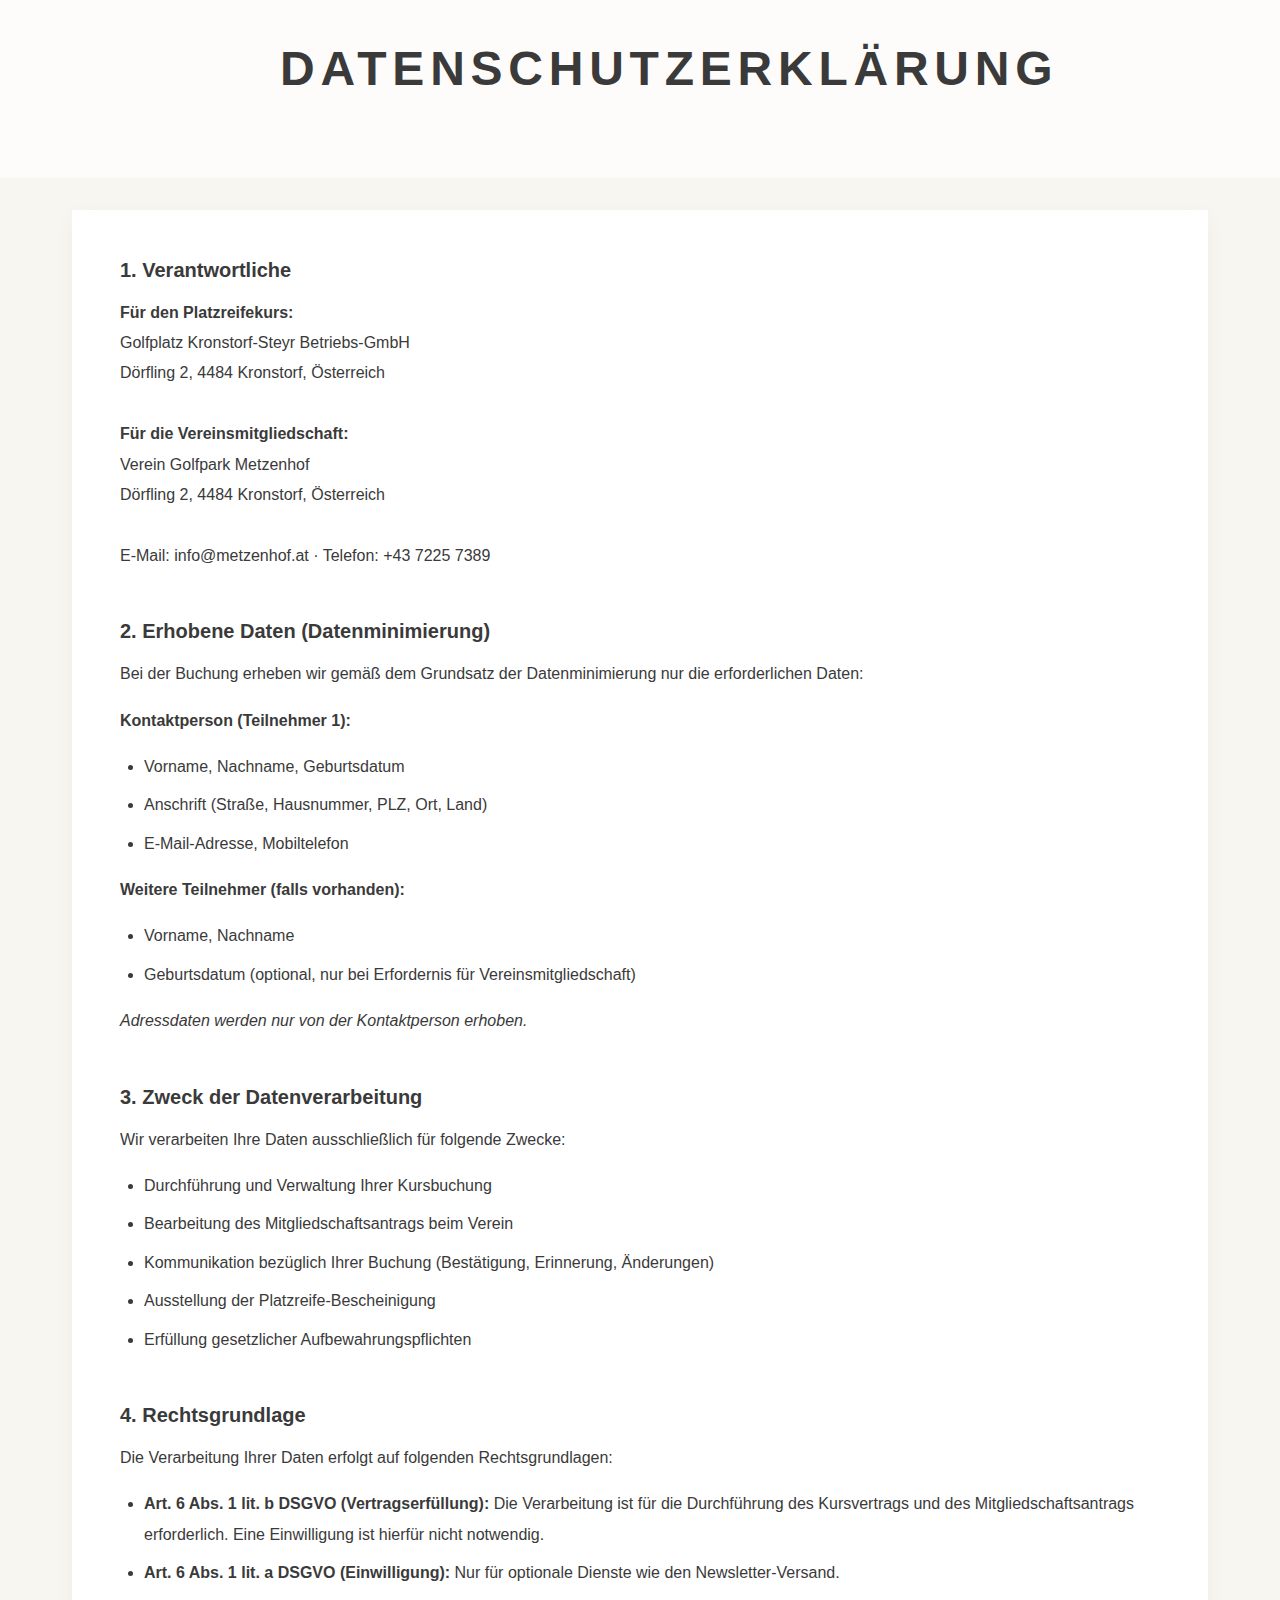
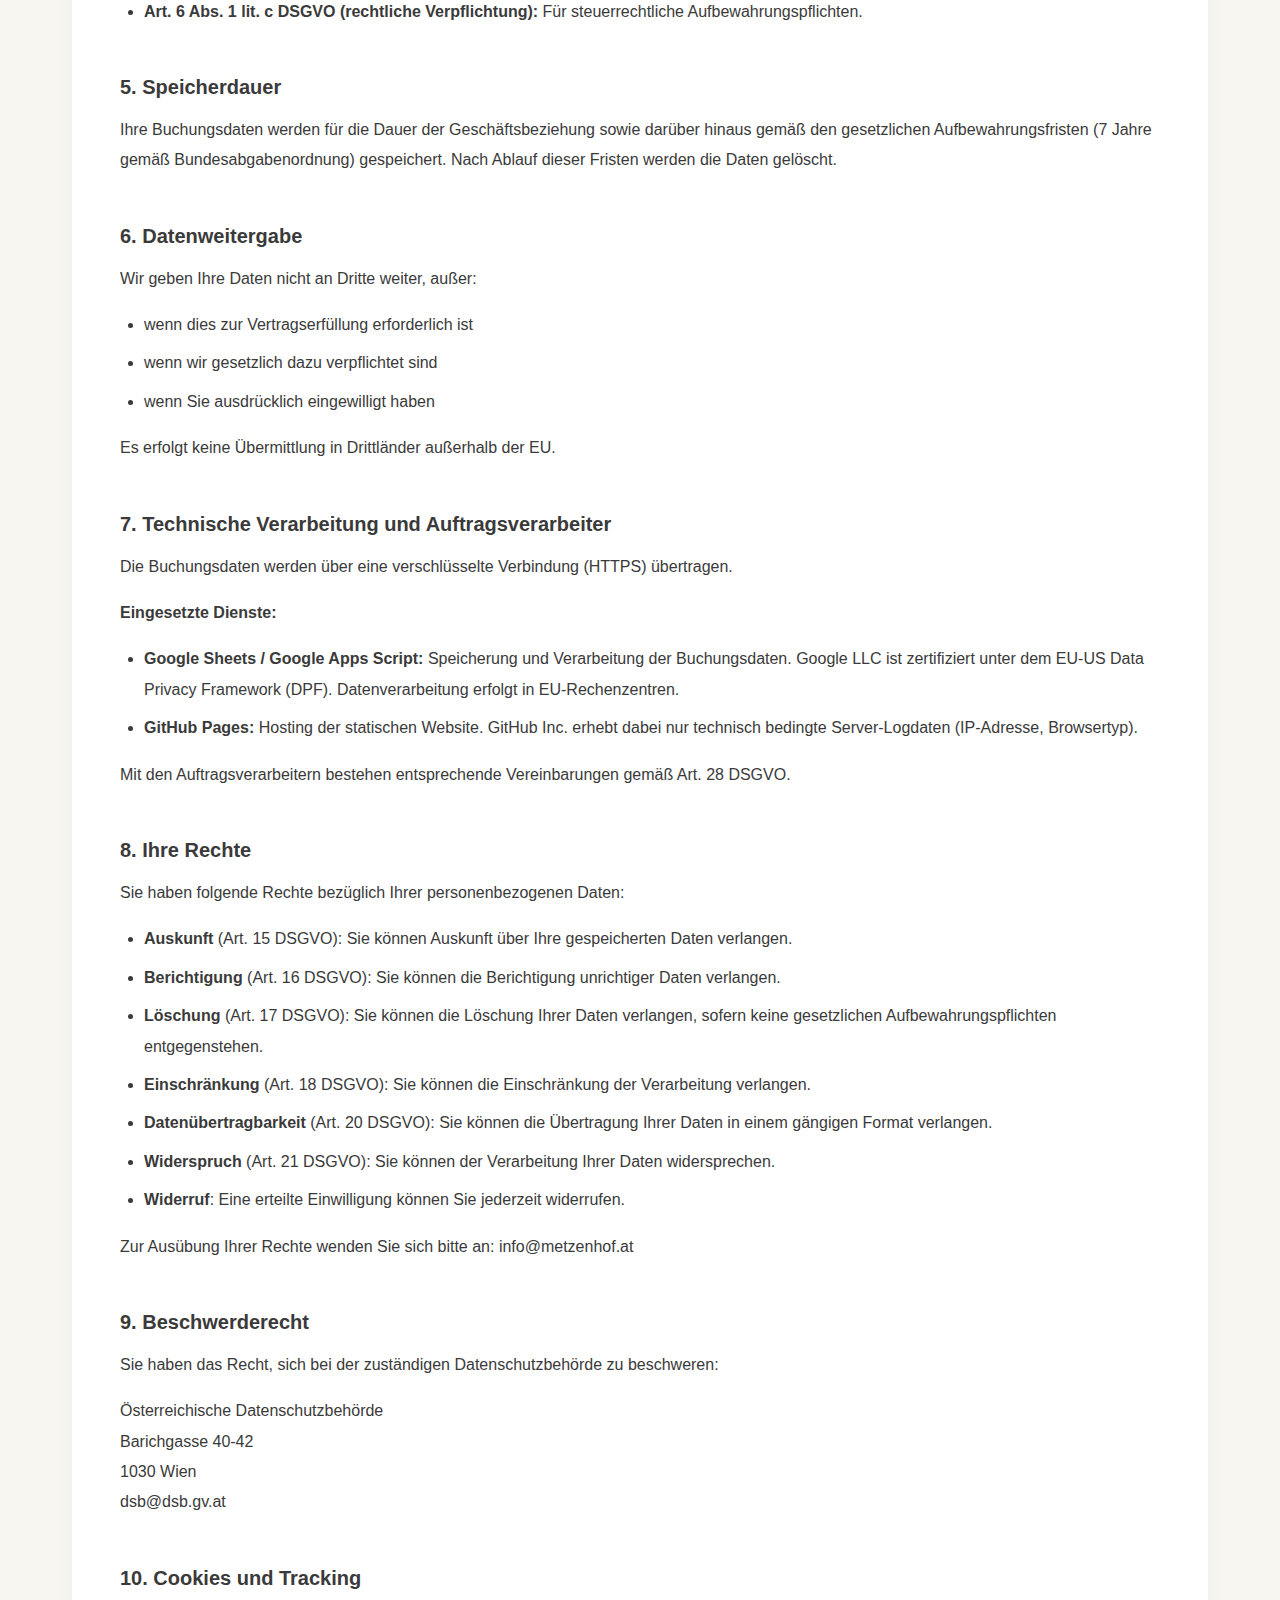
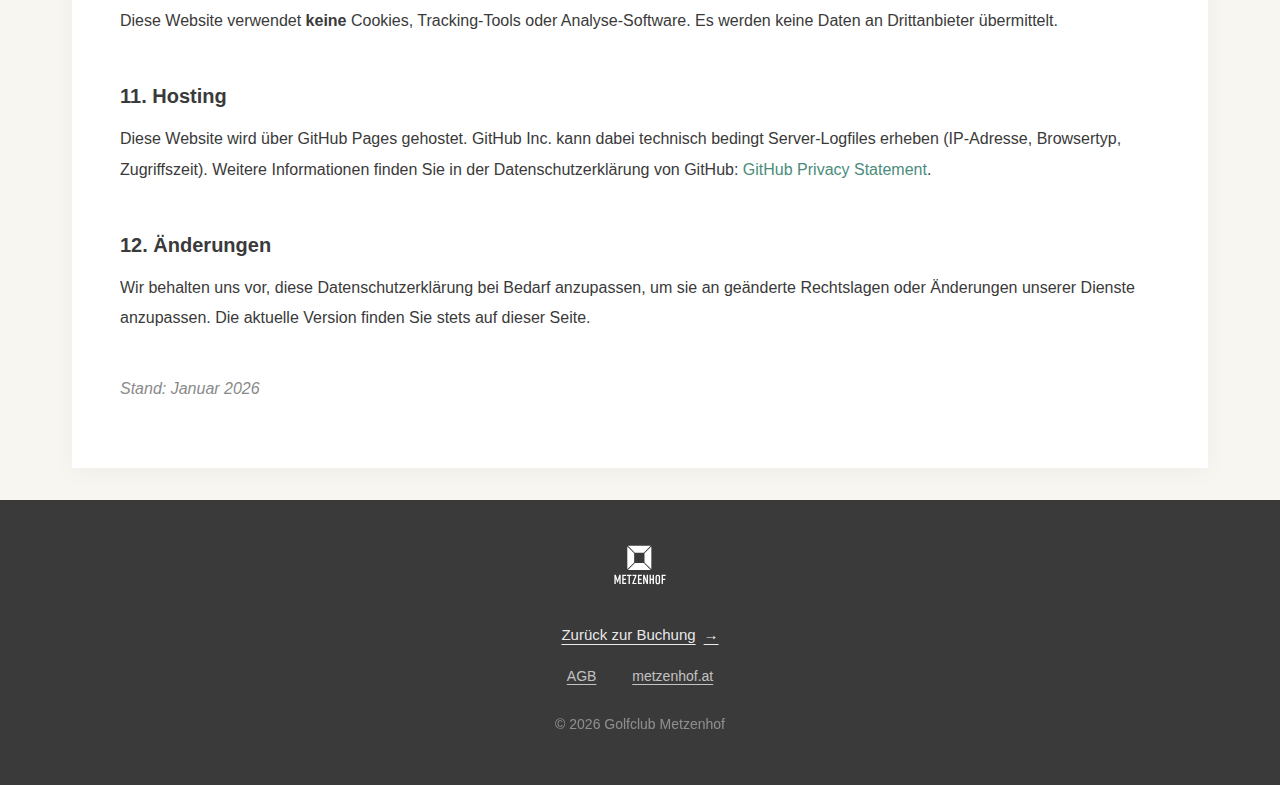
<file: privacy.html>
<!DOCTYPE html>
<!-- Platzreife Datenschutz – Golfclub Metzenhof – v3.0 (17.01.2026) -->
<html lang="de">
<head>
  <meta charset="UTF-8">
  <meta name="viewport" content="width=device-width, initial-scale=1.0">
  <title>Datenschutzerklärung – Golfclub Metzenhof</title>
  <link rel="stylesheet" href="styles.css">
</head>
<body>

<header class="hero">
  <div class="hero-inner">
    <h1>Datenschutzerklärung</h1>
  </div>
</header>

<main class="container">
  <section class="card">
    <div class="legal-content">
      
      <h2>1. Verantwortliche</h2>
      <p>
        <strong>Für den Platzreifekurs:</strong><br>
        Golfplatz Kronstorf-Steyr Betriebs-GmbH<br>
        Dörfling 2, 4484 Kronstorf, Österreich<br><br>
        
        <strong>Für die Vereinsmitgliedschaft:</strong><br>
        Verein Golfpark Metzenhof<br>
        Dörfling 2, 4484 Kronstorf, Österreich<br><br>
        
        E-Mail: info@metzenhof.at · Telefon: +43 7225 7389
      </p>
      
      <h2>2. Erhobene Daten (Datenminimierung)</h2>
      <p>Bei der Buchung erheben wir gemäß dem Grundsatz der Datenminimierung nur die erforderlichen Daten:</p>
      
      <p><strong>Kontaktperson (Teilnehmer 1):</strong></p>
      <ul>
        <li>Vorname, Nachname, Geburtsdatum</li>
        <li>Anschrift (Straße, Hausnummer, PLZ, Ort, Land)</li>
        <li>E-Mail-Adresse, Mobiltelefon</li>
      </ul>
      
      <p><strong>Weitere Teilnehmer (falls vorhanden):</strong></p>
      <ul>
        <li>Vorname, Nachname</li>
        <li>Geburtsdatum (optional, nur bei Erfordernis für Vereinsmitgliedschaft)</li>
      </ul>
      <p><em>Adressdaten werden nur von der Kontaktperson erhoben.</em></p>
      
      <h2>3. Zweck der Datenverarbeitung</h2>
      <p>Wir verarbeiten Ihre Daten ausschließlich für folgende Zwecke:</p>
      <ul>
        <li>Durchführung und Verwaltung Ihrer Kursbuchung</li>
        <li>Bearbeitung des Mitgliedschaftsantrags beim Verein</li>
        <li>Kommunikation bezüglich Ihrer Buchung (Bestätigung, Erinnerung, Änderungen)</li>
        <li>Ausstellung der Platzreife-Bescheinigung</li>
        <li>Erfüllung gesetzlicher Aufbewahrungspflichten</li>
      </ul>
      
      <h2>4. Rechtsgrundlage</h2>
      <p>Die Verarbeitung Ihrer Daten erfolgt auf folgenden Rechtsgrundlagen:</p>
      <ul>
        <li><strong>Art. 6 Abs. 1 lit. b DSGVO (Vertragserfüllung):</strong> Die Verarbeitung ist für die Durchführung des Kursvertrags und des Mitgliedschaftsantrags erforderlich. Eine Einwilligung ist hierfür nicht notwendig.</li>
        <li><strong>Art. 6 Abs. 1 lit. a DSGVO (Einwilligung):</strong> Nur für optionale Dienste wie den Newsletter-Versand.</li>
        <li><strong>Art. 6 Abs. 1 lit. c DSGVO (rechtliche Verpflichtung):</strong> Für steuerrechtliche Aufbewahrungspflichten.</li>
      </ul>
      
      <h2>5. Speicherdauer</h2>
      <p>Ihre Buchungsdaten werden für die Dauer der Geschäftsbeziehung sowie darüber hinaus gemäß den gesetzlichen Aufbewahrungsfristen (7 Jahre gemäß Bundesabgabenordnung) gespeichert. Nach Ablauf dieser Fristen werden die Daten gelöscht.</p>
      
      <h2>6. Datenweitergabe</h2>
      <p>Wir geben Ihre Daten nicht an Dritte weiter, außer:</p>
      <ul>
        <li>wenn dies zur Vertragserfüllung erforderlich ist</li>
        <li>wenn wir gesetzlich dazu verpflichtet sind</li>
        <li>wenn Sie ausdrücklich eingewilligt haben</li>
      </ul>
      <p>Es erfolgt keine Übermittlung in Drittländer außerhalb der EU.</p>
      
      <h2>7. Technische Verarbeitung und Auftragsverarbeiter</h2>
      <p>Die Buchungsdaten werden über eine verschlüsselte Verbindung (HTTPS) übertragen.</p>
      <p><strong>Eingesetzte Dienste:</strong></p>
      <ul>
        <li><strong>Google Sheets / Google Apps Script:</strong> Speicherung und Verarbeitung der Buchungsdaten. Google LLC ist zertifiziert unter dem EU-US Data Privacy Framework (DPF). Datenverarbeitung erfolgt in EU-Rechenzentren.</li>
        <li><strong>GitHub Pages:</strong> Hosting der statischen Website. GitHub Inc. erhebt dabei nur technisch bedingte Server-Logdaten (IP-Adresse, Browsertyp).</li>
      </ul>
      <p>Mit den Auftragsverarbeitern bestehen entsprechende Vereinbarungen gemäß Art. 28 DSGVO.</p>
      
      <h2>8. Ihre Rechte</h2>
      <p>Sie haben folgende Rechte bezüglich Ihrer personenbezogenen Daten:</p>
      <ul>
        <li><strong>Auskunft</strong> (Art. 15 DSGVO): Sie können Auskunft über Ihre gespeicherten Daten verlangen.</li>
        <li><strong>Berichtigung</strong> (Art. 16 DSGVO): Sie können die Berichtigung unrichtiger Daten verlangen.</li>
        <li><strong>Löschung</strong> (Art. 17 DSGVO): Sie können die Löschung Ihrer Daten verlangen, sofern keine gesetzlichen Aufbewahrungspflichten entgegenstehen.</li>
        <li><strong>Einschränkung</strong> (Art. 18 DSGVO): Sie können die Einschränkung der Verarbeitung verlangen.</li>
        <li><strong>Datenübertragbarkeit</strong> (Art. 20 DSGVO): Sie können die Übertragung Ihrer Daten in einem gängigen Format verlangen.</li>
        <li><strong>Widerspruch</strong> (Art. 21 DSGVO): Sie können der Verarbeitung Ihrer Daten widersprechen.</li>
        <li><strong>Widerruf</strong>: Eine erteilte Einwilligung können Sie jederzeit widerrufen.</li>
      </ul>
      <p>Zur Ausübung Ihrer Rechte wenden Sie sich bitte an: info@metzenhof.at</p>
      
      <h2>9. Beschwerderecht</h2>
      <p>Sie haben das Recht, sich bei der zuständigen Datenschutzbehörde zu beschweren:</p>
      <p>
        Österreichische Datenschutzbehörde<br>
        Barichgasse 40-42<br>
        1030 Wien<br>
        dsb@dsb.gv.at
      </p>
      
      <h2>10. Cookies und Tracking</h2>
      <p>Diese Website verwendet <strong>keine</strong> Cookies, Tracking-Tools oder Analyse-Software. Es werden keine Daten an Drittanbieter übermittelt.</p>
      
      <h2>11. Hosting</h2>
      <p>Diese Website wird über GitHub Pages gehostet. GitHub Inc. kann dabei technisch bedingt Server-Logfiles erheben (IP-Adresse, Browsertyp, Zugriffszeit). Weitere Informationen finden Sie in der Datenschutzerklärung von GitHub: <a href="https://docs.github.com/en/site-policy/privacy-policies/github-privacy-statement" target="_blank" rel="noopener">GitHub Privacy Statement</a>.</p>
      
      <h2>12. Änderungen</h2>
      <p>Wir behalten uns vor, diese Datenschutzerklärung bei Bedarf anzupassen, um sie an geänderte Rechtslagen oder Änderungen unserer Dienste anzupassen. Die aktuelle Version finden Sie stets auf dieser Seite.</p>
      
      <p class="text-muted" style="margin-top: 40px;"><em>Stand: Januar 2026</em></p>
      
    </div>
  </section>
</main>

<footer class="footer-simple">
  <div class="footer-logo" style="margin-bottom: 1.5rem;">
    <a href="https://www.metzenhof.at" target="_blank" rel="noopener">
      <img src="metzenhof_logo_ohne_subline_farbe.svg" alt="Golfclub Metzenhof" class="logo-white" style="height: 50px;">
    </a>
  </div>
  <p><a href="index.html" class="link-arrow" style="color: rgba(255,255,255,0.9);">Zurück zur Buchung</a></p>
  <div class="footer-links">
    <a href="agb.html">AGB</a>
    <a href="https://www.metzenhof.at" target="_blank">metzenhof.at</a>
  </div>
  <p style="margin-top: 1.5rem; opacity: 0.6;">© 2026 Golfclub Metzenhof</p>
</footer>

</body>
</html>
</file>
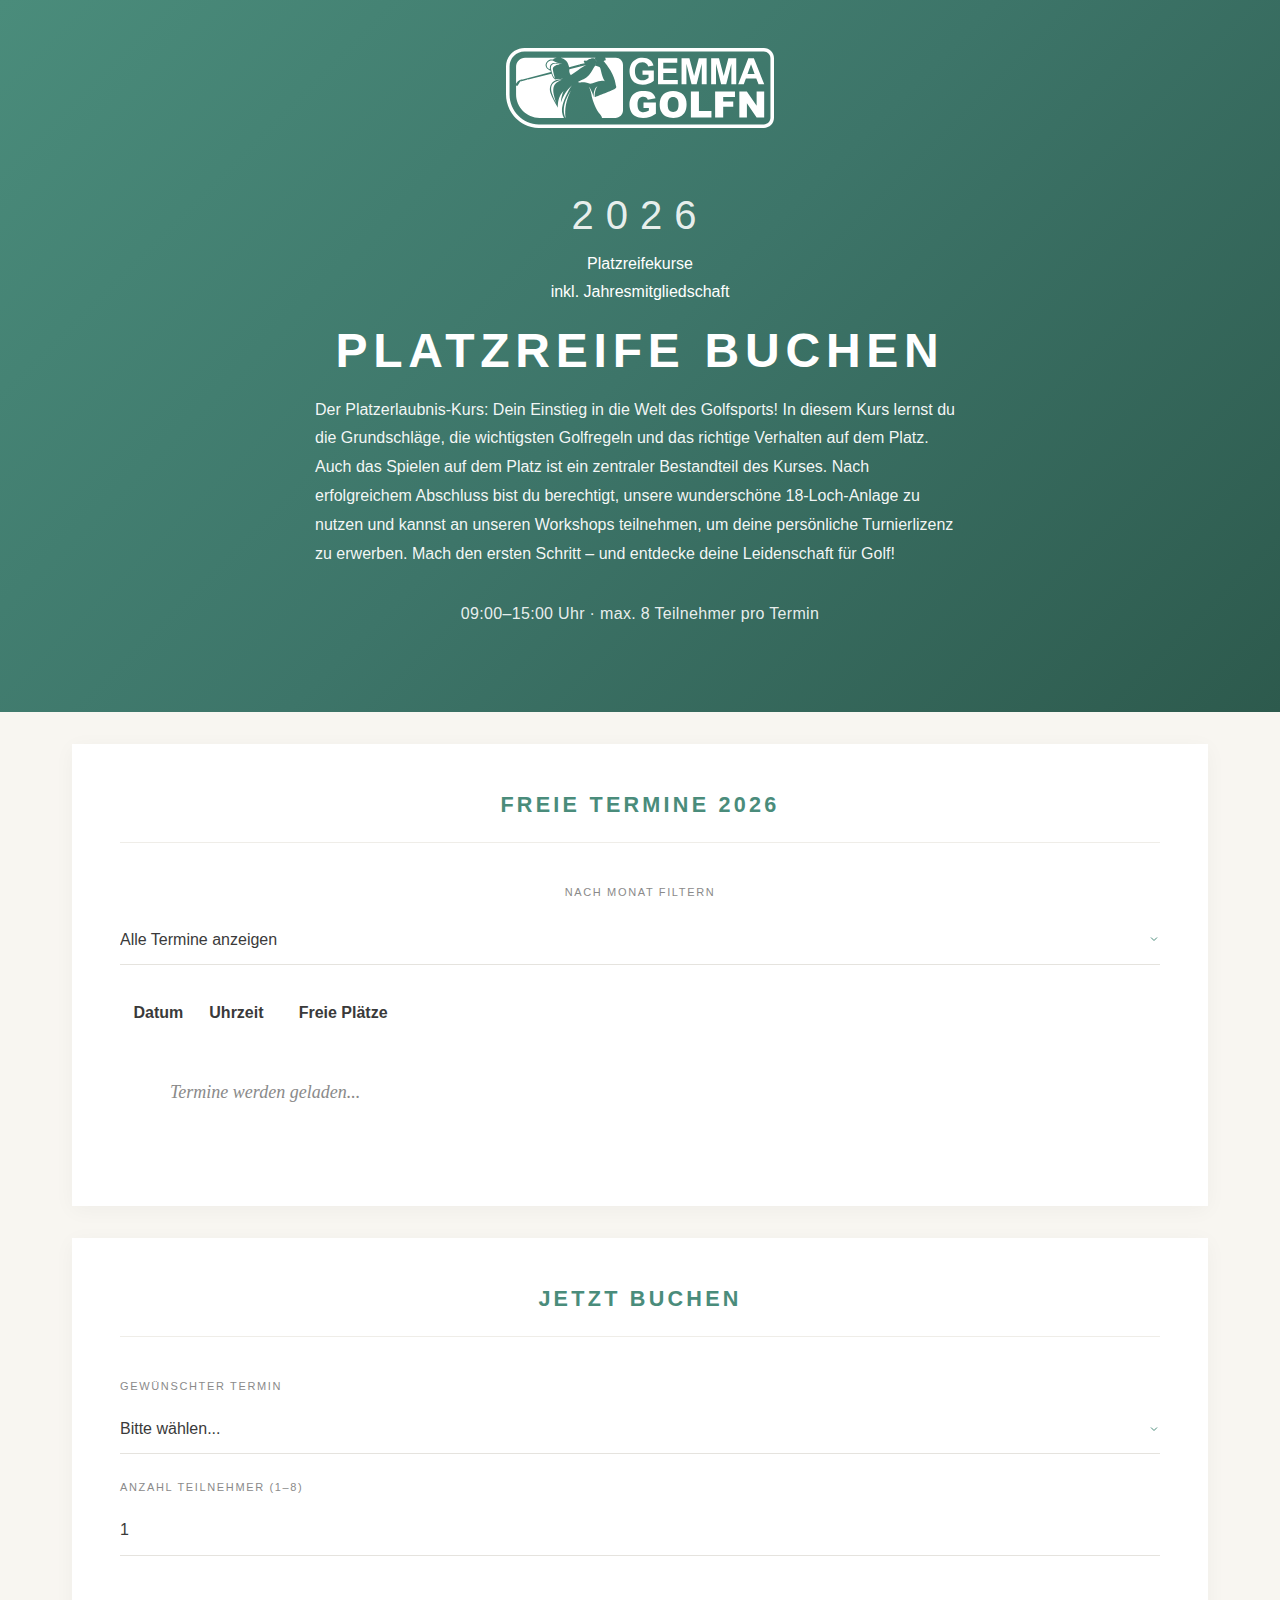
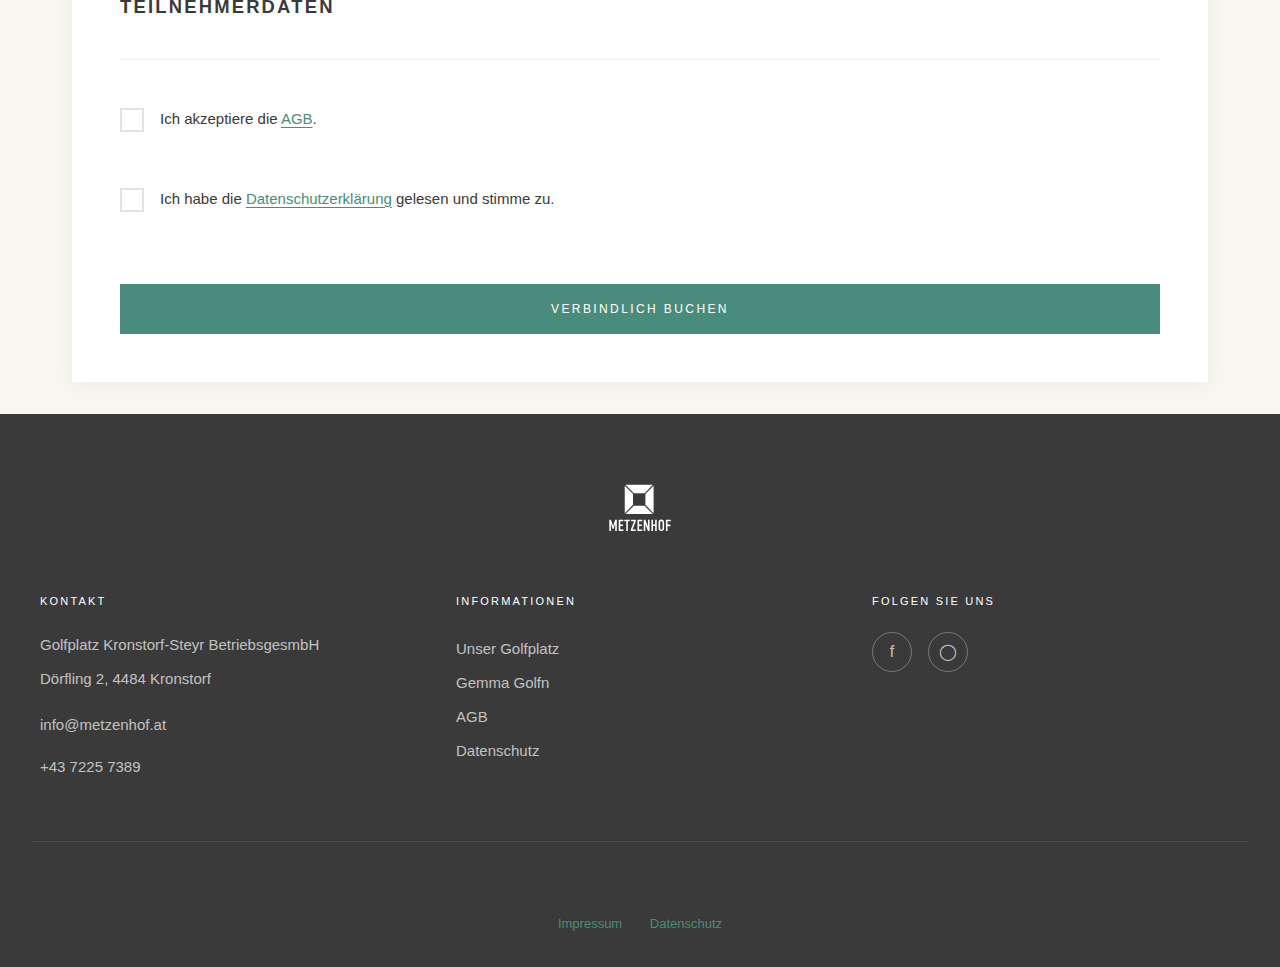
<file: success.html>
<!doctype html>
<html lang="de">
<head>
  <meta charset="utf-8"/>
  <meta name="viewport" content="width=device-width, initial-scale=1"/>
  <title>Buchung bestätigt – Golfclub Metzenhof</title>
  <link rel="stylesheet" href="styles.css"/>
</head>
<body>
<header class="hero">
  <div class="hero-logos">
    <img src="metzenhof_logo_ohne_subline_farbe.svg" alt="Golfclub Metzenhof" class="hero-logo"/>
    <img src="Gemma Golfn Logo Quer 1C_WEISS.svg" alt="Gemma Golfn" class="hero-logo hero-logo-gemma"/>
  </div>
  <h1>Buchung bestätigt</h1>
  <p class="hero-motto">„mitanaund genießen"</p>
</header>

<main class="container">
  <section class="card success-card">
    <div class="success-icon">✓</div>
    <h2>Vielen Dank für Ihre Buchung!</h2>
    
    <div class="success-details">
      <div class="detail-row">
        <span class="detail-label">Buchungs-ID</span>
        <span class="detail-value" id="booking-id">–</span>
      </div>
      <div class="detail-row">
        <span class="detail-label">Termin</span>
        <span class="detail-value" id="booking-date">–</span>
      </div>
      <div class="detail-row">
        <span class="detail-label">Teilnehmer</span>
        <span class="detail-value" id="booking-count">–</span>
      </div>
      <div class="detail-row">
        <span class="detail-label">Bestätigung an</span>
        <span class="detail-value" id="booking-email">–</span>
      </div>
    </div>

    <div class="success-message">
      <p>Eine Bestätigungs-E-Mail wurde an Ihre E-Mail-Adresse gesendet.</p>
      <p>Bei Fragen erreichen Sie uns unter:</p>
      <p><strong>info@metzenhof.at</strong> oder <strong>+43 7225 7389</strong></p>
    </div>

    <a href="index.html" class="btn-link">← Weitere Buchung vornehmen</a>
  </section>
</main>

<footer class="footer">
  <p>Golfclub Metzenhof · <a href="privacy.html">Datenschutz</a> · <a href="agb.html">AGB</a></p>
</footer>

<script>
  // Buchungsdaten aus URL-Parametern lesen
  const params = new URLSearchParams(window.location.search);
  
  const bookingId = params.get('booking_id');
  const date = params.get('date');
  const email = params.get('email');
  const count = params.get('count');
  
  if (bookingId) {
    document.getElementById('booking-id').textContent = bookingId;
  }
  if (date) {
    document.getElementById('booking-date').textContent = date;
  }
  if (email) {
    document.getElementById('booking-email').textContent = email;
  }
  if (count) {
    document.getElementById('booking-count').textContent = count + (count === '1' ? ' Person' : ' Personen');
  }
  
  // Falls keine Parameter vorhanden, zurück zur Startseite
  if (!bookingId && !date) {
    window.location.href = 'index.html';
  }
</script>
</body>
</html>
</file>
<file: styles.css>
/**
 * ═══════════════════════════════════════════════════════════════════════════════
 * PLATZREIFE – Golfclub Metzenhof
 * Design basierend auf www.metzenhof.at/unser-golfplatz/
 * „mitanaund genießen"
 * Version: 4.2 (17.01.2026) – Verbesserte Buchungsseite
 * ═══════════════════════════════════════════════════════════════════════════════
 */

/* Keine externen Fonts/CDNs – System-Schriften */

/* ══════════════════════════════════════════════════════════════════════════════
   CSS CUSTOM PROPERTIES (Design Tokens)
   ══════════════════════════════════════════════════════════════════════════════ */
:root {
  /* Metzenhof Farben */
  --color-primary: #4a8c7b;
  --color-primary-dark: #3d7569;
  --color-primary-light: #5a9c8b;
  --color-primary-faded: rgba(74, 140, 123, 0.1);
  
  /* Text */
  --color-text: #3a3a3a;
  --color-text-light: #5a5a5a;
  --color-text-muted: #8a8a8a;
  
  /* Hintergründe – Metzenhof Beige/Cream */
  --color-bg: #f8f6f1;
  --color-bg-light: #fdfcfa;
  --color-bg-card: #ffffff;
  --color-bg-footer: #3a3a3a;
  
  /* UI */
  --color-border: #e5e3de;
  --color-border-light: #efede8;
  
  /* Status */
  --color-success: #4a8c7b;
  --color-error: #c45c5c;
  --color-warning: #d4a84b;
  
  /* Schriftarten */
  --font-serif: Georgia, 'Times New Roman', serif;
  --font-sans: -apple-system, BlinkMacSystemFont, 'Segoe UI', sans-serif;
  
  /* Größen */
  --container-width: 1200px;
  --container-narrow: 720px;
  
  /* Schatten – Subtil wie Metzenhof */
  --shadow-soft: 0 4px 20px rgba(0, 0, 0, 0.04);
  --shadow-hover: 0 8px 30px rgba(0, 0, 0, 0.08);
  
  /* Transitions */
  --transition: all 0.3s ease;
  --transition-slow: all 0.5s ease;
}

/* ══════════════════════════════════════════════════════════════════════════════
   RESET & BASE
   ══════════════════════════════════════════════════════════════════════════════ */
*, *::before, *::after {
  box-sizing: border-box;
  margin: 0;
  padding: 0;
}

html {
  scroll-behavior: smooth;
  font-size: 16px;
}

body {
  font-family: var(--font-sans);
  font-weight: 400;
  font-size: 1rem;
  line-height: 1.75;
  color: var(--color-text);
  background-color: var(--color-bg);
  -webkit-font-smoothing: antialiased;
  -moz-osx-font-smoothing: grayscale;
}

/* ══════════════════════════════════════════════════════════════════════════════
   TYPOGRAPHY – Metzenhof Style
   ══════════════════════════════════════════════════════════════════════════════ */

/* Tagline/Motto – Elegante Kursive Schreibschrift (wie "Traumhafte Natur") */
.tagline,
.hero-motto {
  font-family: var(--font-serif);
  font-style: italic;
  font-weight: 400;
  font-size: 1.75rem;
  color: var(--color-primary);
  letter-spacing: 0.02em;
  margin-bottom: 0.5rem;
}

/* Headlines – Größer und fetter */
h1, h2, h3, h4, h5, h6 {
  font-family: var(--font-sans);
  font-weight: 600;
  letter-spacing: 0.12em;
  text-transform: uppercase;
  color: var(--color-text);
  line-height: 1.2;
}

h1 {
  font-size: clamp(2rem, 5vw, 3rem);
  margin-bottom: 1.5rem;
}

h2 {
  font-size: 1.35rem;
  font-weight: 600;
  color: var(--color-primary);
  margin-bottom: 1.5rem;
  letter-spacing: 0.15em;
}

h3 {
  font-size: 1.15rem;
  font-weight: 600;
  margin: 2.5rem 0 1.25rem;
  letter-spacing: 0.12em;
}

h4, h5, h6 {
  font-size: 1rem;
  font-weight: 600;
}

/* Body Text */
p {
  margin-bottom: 1.25em;
  color: var(--color-text);
}

/* Links – Metzenhof Style mit Underline */
a {
  color: var(--color-primary);
  text-decoration: none;
  transition: var(--transition);
}

a:hover {
  color: var(--color-primary-dark);
}

/* Link mit Pfeil (wie auf metzenhof.at) */
.link-arrow {
  display: inline-flex;
  align-items: center;
  gap: 0.5rem;
  font-size: 0.9375rem;
  font-weight: 500;
  text-decoration: underline;
  text-underline-offset: 4px;
  text-decoration-thickness: 1px;
}

.link-arrow::after {
  content: "→";
  transition: transform 0.2s ease;
}

.link-arrow:hover::after {
  transform: translateX(4px);
}

/* ══════════════════════════════════════════════════════════════════════════════
   LAYOUT
   ══════════════════════════════════════════════════════════════════════════════ */
.container {
  max-width: var(--container-width);
  margin: 0 auto;
  padding: 0 2rem;
}

.container-wide {
  max-width: var(--container-width);
}

/* ══════════════════════════════════════════════════════════════════════════════
   HEADER / HERO – Metzenhof Style
   ══════════════════════════════════════════════════════════════════════════════ */
.hero {
  background: var(--color-bg-light);
  padding: 2.5rem 2rem 4rem;
  text-align: center;
}

/* Grüner Header */
.hero-green {
  background: linear-gradient(135deg, #4a8c7b 0%, #3d7569 50%, #2d5a4d 100%);
  color: white;
  padding: 3rem 2rem 4rem;
}

.hero-green h1 {
  color: white;
}

.hero-green .hero-subtitle {
  color: rgba(255, 255, 255, 0.9);
}

.hero-green .hero-description {
  color: rgba(255, 255, 255, 0.95);
  font-size: 1rem;
  line-height: 1.8;
  max-width: 650px;
  margin: 0 auto 2rem;
  text-align: left;
}

/* Eye-Catcher: Großer Titel (transparent) */
.hero-eyecatcher {
  display: flex;
  flex-direction: column;
  align-items: center;
  margin: 2rem 0 1rem;
  text-align: center;
}

.eyecatcher-main {
  font-family: var(--font-sans);
  font-size: clamp(2.5rem, 8vw, 5rem);
  font-weight: 700;
  letter-spacing: 0.15em;
  color: white;
  text-shadow: 0 4px 20px rgba(0,0,0,0.3);
  line-height: 1.1;
  animation: fadeInUp 0.8s ease-out;
}

.eyecatcher-year {
  font-family: var(--font-sans);
  font-size: clamp(1.5rem, 4vw, 2.5rem);
  font-weight: 300;
  letter-spacing: 0.3em;
  color: rgba(255, 255, 255, 0.9);
  margin-top: 0.25rem;
  animation: fadeInUp 0.8s ease-out 0.2s both;
}

/* Preis-Badge mit modernem Glasmorphismus */
.hero-price-badge {
  display: inline-flex;
  flex-direction: column;
  align-items: center;
  margin: 1.5rem 0 2rem;
  padding: 1.25rem 2.5rem;
  background: rgba(255, 255, 255, 0.1);
  backdrop-filter: blur(12px);
  -webkit-backdrop-filter: blur(12px);
  border-radius: 20px;
  border: 1px solid rgba(255, 255, 255, 0.25);
  position: relative;
  overflow: hidden;
  animation: floatIn 0.8s ease-out both;
}

/* Animierter Regenbogen-Rahmen */
.hero-price-badge::before {
  content: "";
  position: absolute;
  inset: -2px;
  border-radius: 22px;
  padding: 2px;
  background: linear-gradient(
    90deg,
    #00c6ff,
    #0072ff,
    #7c3aed,
    #f472b6,
    #fbbf24,
    #34d399,
    #00c6ff
  );
  background-size: 400% 100%;
  animation: gradientMove 4s linear infinite;
  -webkit-mask: linear-gradient(#fff 0 0) content-box, linear-gradient(#fff 0 0);
  -webkit-mask-composite: xor;
  mask-composite: exclude;
  z-index: -1;
}

.price-amount {
  font-family: var(--font-sans);
  font-size: clamp(2.25rem, 7vw, 4rem);
  font-weight: 800;
  color: #fff;
  text-shadow: 0 4px 20px rgba(0, 0, 0, 0.3);
  letter-spacing: 0.02em;
  line-height: 1;
}

.price-info {
  font-family: var(--font-sans);
  font-size: clamp(0.75rem, 2vw, 1rem);
  font-weight: 600;
  text-transform: uppercase;
  letter-spacing: 0.25em;
  color: rgba(255, 255, 255, 0.9);
  margin-top: 0.5rem;
}

/* Animationen */
@keyframes floatIn {
  from {
    opacity: 0;
    transform: translateY(20px) scale(0.95);
  }
  to {
    opacity: 1;
    transform: translateY(0) scale(1);
  }
}

@keyframes gradientMove {
  0% { background-position: 0% 50%; }
  100% { background-position: 400% 50%; }
}

/* Animationen */
@keyframes fadeInUp {
  from {
    opacity: 0;
    transform: translateY(20px);
  }
  to {
    opacity: 1;
    transform: translateY(0);
  }
}

@keyframes pulseGlow {
  0%, 100% {
    transform: scale(1);
  }
  50% {
    transform: scale(1.03);
  }
}

@keyframes shineMove {
  0% {
    left: -100%;
  }
  50%, 100% {
    left: 100%;
  }
}

.hero-inner {
  max-width: var(--container-narrow);
  margin: 0 auto;
}

.hero-logos {
  display: flex;
  align-items: center;
  justify-content: center;
  gap: 2.5rem;
  margin-bottom: 3rem;
  flex-wrap: wrap;
}

.hero-logo {
  height: 48px;
  width: auto;
  transition: var(--transition);
}

.hero-logo:hover {
  opacity: 0.8;
}

.hero-logo-gemma {
  height: 80px;
}

/* Golf Icon in Kreis (wie auf metzenhof.at) */
.hero-icon {
  width: 120px;
  height: 120px;
  border: 2px solid var(--color-primary);
  border-radius: 50%;
  display: flex;
  align-items: center;
  justify-content: center;
  margin: 0 auto 2rem;
  color: var(--color-primary);
  font-size: 3rem;
}

.hero-icon svg {
  width: 60px;
  height: 60px;
  stroke: var(--color-primary);
  fill: none;
  stroke-width: 1.5;
}

.hero-motto {
  margin-bottom: 0.5rem;
}

.hero h1 {
  margin-bottom: 1rem;
}

.hero-subtitle {
  font-size: 1rem;
  color: var(--color-text-light);
  font-weight: 400;
  letter-spacing: 0.02em;
}

.hero-motto {
  font-family: var(--font-serif);
  font-style: italic;
  font-size: clamp(1.5rem, 4vw, 2.25rem);
  color: rgba(255, 255, 255, 0.95);
  margin-top: 1rem;
  letter-spacing: 0.03em;
  text-shadow: 0 2px 10px rgba(0, 0, 0, 0.2);
  animation: fadeInUp 0.8s ease-out 0.6s both;
}

.hero-green .hero-motto {
  color: rgba(255, 255, 255, 0.98);
}

/* ══════════════════════════════════════════════════════════════════════════════
   CARDS – Clean, Minimal (Metzenhof Style)
   ══════════════════════════════════════════════════════════════════════════════ */
.card {
  background: var(--color-bg-card);
  padding: 3rem;
  margin: 2rem 0;
  box-shadow: var(--shadow-soft);
  transition: var(--transition);
}

.card:hover {
  box-shadow: var(--shadow-hover);
}

.card-header {
  text-align: center;
  margin-bottom: 2.5rem;
  padding-bottom: 1.5rem;
  border-bottom: 1px solid var(--color-border-light);
}

.card-header h2 {
  margin-bottom: 0;
}

/* ══════════════════════════════════════════════════════════════════════════════
   SLOTS / TERMINE – Übersicht
   ══════════════════════════════════════════════════════════════════════════════ */
.filter-row {
  margin-bottom: 2rem;
  text-align: center;
}

.filter-row label {
  font-size: 0.6875rem;
  font-weight: 500;
  text-transform: uppercase;
  letter-spacing: 0.15em;
  color: var(--color-text-muted);
  display: block;
  margin-bottom: 0.75rem;
}


.slots-grid {
  display: flex;
  flex-direction: column;
  gap: 0.75rem;
}

.slot {
  display: flex;
  justify-content: space-between;
  align-items: center;
  padding: 1.25rem 1.5rem;
  background: var(--color-bg);
  border: 1px solid var(--color-border-light);
  transition: var(--transition);
}

.slot:hover {
  border-color: var(--color-primary-light);
  background: var(--color-bg-light);
  transform: translateX(4px);
}

.slot-date {
  font-weight: 500;
  color: var(--color-text);
  letter-spacing: 0.02em;
}

.slot-time {
  color: var(--color-text-light);
  font-size: 0.875rem;
  margin-top: 0.25rem;
}

.slot-availability {
  font-size: 0.75rem;
  font-weight: 500;
  padding: 0.5rem 1rem;
  letter-spacing: 0.05em;
}

.slot-availability.available {
  background: var(--color-primary-faded);
  color: var(--color-primary);
}

.slot-availability.full {
  background: rgba(196, 92, 92, 0.1);
  color: var(--color-error);
}

.slot-availability.few {
  background: rgba(212, 168, 75, 0.15);
  color: #8b7030;
}

.no-slots {
  padding: 3rem;
  text-align: center;
  color: var(--color-text-muted);
  font-style: italic;
  font-family: var(--font-serif);
  font-size: 1.125rem;
}


/* ══════════════════════════════════════════════════════════════════════════════
   TERMINE – Komplett Neu Gestaltet
   ══════════════════════════════════════════════════════════════════════════════ */

/* Section Styling */
.termine-section {
  background: linear-gradient(135deg, #f8f9fa 0%, #ffffff 100%);
  max-width: 1100px;
  margin-left: auto;
  margin-right: auto;
}

.termine-subtitle {
  color: var(--color-text-muted);
  font-size: 0.9375rem;
  margin-top: 0.25rem;
}

/* Grid Container */
.termine-grid {
  display: grid;
  grid-template-columns: repeat(auto-fill, minmax(180px, 1fr));
  gap: 1rem;
  padding: 0.5rem 0;
}

/* Loading State */
.termine-loading {
  grid-column: 1 / -1;
  display: flex;
  flex-direction: column;
  align-items: center;
  gap: 1rem;
  padding: 3rem;
  color: var(--color-text-muted);
}

.loading-spinner {
  width: 40px;
  height: 40px;
  border: 3px solid var(--color-border);
  border-top-color: var(--color-primary);
  border-radius: 50%;
  animation: spin 1s linear infinite;
}

@keyframes spin {
  to { transform: rotate(360deg); }
}

/* Empty State */
.termine-empty {
  grid-column: 1 / -1;
  text-align: center;
  padding: 3rem;
  color: var(--color-text-muted);
  font-style: italic;
}

/* Termin-Karte */
.termin-card {
  background: white;
  border: 1px solid var(--color-border);
  border-radius: 12px;
  padding: 1.25rem;
  text-align: center;
  transition: all 0.3s cubic-bezier(0.4, 0, 0.2, 1);
  position: relative;
  overflow: hidden;
}

.termin-card::before {
  content: "";
  position: absolute;
  top: 0;
  left: 0;
  right: 0;
  height: 4px;
  background: var(--color-primary);
  transform: scaleX(0);
  transition: transform 0.3s ease;
}

.termin-card:hover {
  border-color: var(--color-primary);
  box-shadow: 0 8px 24px rgba(74, 140, 123, 0.15);
  transform: translateY(-4px);
}

.termin-card:hover::before {
  transform: scaleX(1);
}

/* Wochentag */
.termin-weekday {
  font-family: var(--font-sans);
  font-size: 0.75rem;
  font-weight: 600;
  text-transform: uppercase;
  letter-spacing: 0.1em;
  color: var(--color-primary);
  margin-bottom: 0.25rem;
}

/* Tag */
.termin-day {
  font-family: var(--font-sans);
  font-size: 2rem;
  font-weight: 700;
  color: var(--color-text);
  line-height: 1;
  margin-bottom: 0.25rem;
}

/* Monat */
.termin-month {
  font-family: var(--font-sans);
  font-size: 0.875rem;
  font-weight: 500;
  color: var(--color-text-light);
  margin-bottom: 0.75rem;
}

/* Status Badge */
.termin-status {
  display: inline-flex;
  align-items: center;
  gap: 0.375rem;
  font-size: 0.75rem;
  font-weight: 600;
  padding: 0.375rem 0.75rem;
  border-radius: 20px;
  background: rgba(74, 140, 123, 0.1);
  color: var(--color-primary);
}

.termin-status-icon {
  font-size: 0.875rem;
}

/* Status: Wenig frei */
.termin-card.few .termin-status {
  background: rgba(212, 168, 75, 0.15);
  color: #b8860b;
}

/* Status: Ausgebucht */
.termin-card.full {
  background: #fef5f5;
  border-color: #e0b0b0;
  opacity: 0.9;
  cursor: not-allowed !important;
}

.termin-card.full .termin-status {
  background: rgba(196, 92, 92, 0.1);
  color: #c45c5c;
}

.termin-card.full::before {
  background: #c45c5c;
  transform: scaleX(1);
  height: 3px;
}

.termin-card.full:hover {
  transform: none !important;
  box-shadow: none !important;
  border-color: #e0b0b0 !important;
}

/* Responsive */
@media (max-width: 600px) {
  .termine-grid {
    grid-template-columns: repeat(2, 1fr);
    gap: 0.75rem;
  }
  
  .termin-card {
    padding: 1rem;
  }
  
  .termin-day {
    font-size: 1.75rem;
  }
}

@media (max-width: 360px) {
  .termine-grid {
    grid-template-columns: 1fr;
  }
}

/* ══════════════════════════════════════════════════════════════════════════════
   FORMS – Elegant & Clean (Metzenhof Style)
   ══════════════════════════════════════════════════════════════════════════════ */
label {
  display: block;
  margin-bottom: 1.5rem;
  font-size: 0.6875rem;
  font-weight: 500;
  text-transform: uppercase;
  letter-spacing: 0.15em;
  color: var(--color-text-muted);
}

input,
select {
  display: block;
  width: 100%;
  padding: 1rem 0;
  border: none;
  border-bottom: 1px solid var(--color-border);
  background: transparent;
  font-family: var(--font-sans);
  font-size: 1rem;
  color: var(--color-text);
  margin-top: 0.5rem;
  transition: var(--transition);
  border-radius: 0;
  -webkit-appearance: none;
  appearance: none;
}

input:hover,
select:hover {
  border-bottom-color: var(--color-primary-light);
}

input:focus,
select:focus {
  outline: none;
  border-bottom-color: var(--color-primary);
  border-bottom-width: 2px;
}

input::placeholder {
  color: var(--color-text-muted);
  font-style: italic;
}

select {
  cursor: pointer;
  background-image: url("data:image/svg+xml,%3Csvg xmlns='http://www.w3.org/2000/svg' width='12' height='12' viewBox='0 0 24 24' fill='none' stroke='%234a8c7b' stroke-width='2'%3E%3Cpolyline points='6 9 12 15 18 9'/%3E%3C/svg%3E");
  background-repeat: no-repeat;
  background-position: right 0 center;
  padding-right: 1.5rem;
}

/* Number input */
input[type="number"] {
  -moz-appearance: textfield;
}

input[type="number"]::-webkit-outer-spin-button,
input[type="number"]::-webkit-inner-spin-button {
  -webkit-appearance: none;
}

/* Grid */
.form-grid {
  display: grid;
  grid-template-columns: repeat(2, 1fr);
  gap: 0 2rem;
}

@media (max-width: 600px) {
  .form-grid {
    grid-template-columns: 1fr;
  }
}

/* ══════════════════════════════════════════════════════════════════════════════
   PARTICIPANT BOXES
   ══════════════════════════════════════════════════════════════════════════════ */
.participant-box {
  padding: 2rem 0;
  border-bottom: 1px solid var(--color-border-light);
}

.participant-box:first-child {
  padding-top: 0;
}

.participant-box:last-child {
  border-bottom: none;
}

.participant-box h4 {
  font-size: 0.6875rem;
  font-weight: 500;
  color: var(--color-primary);
  text-transform: uppercase;
  letter-spacing: 0.15em;
  margin-bottom: 1.5rem;
  display: flex;
  align-items: center;
  gap: 0.75rem;
}

.participant-box h4::before {
  content: "";
  width: 32px;
  height: 32px;
  border: 1px solid var(--color-primary);
  border-radius: 50%;
  display: flex;
  align-items: center;
  justify-content: center;
  font-size: 0.875rem;
  color: var(--color-primary);
}

.participant-box:nth-child(1) h4::before { content: "1"; }
.participant-box:nth-child(2) h4::before { content: "2"; }
.participant-box:nth-child(3) h4::before { content: "3"; }
.participant-box:nth-child(4) h4::before { content: "4"; }
.participant-box:nth-child(5) h4::before { content: "5"; }
.participant-box:nth-child(6) h4::before { content: "6"; }
.participant-box:nth-child(7) h4::before { content: "7"; }
.participant-box:nth-child(8) h4::before { content: "8"; }

.participant-box label {
  margin-bottom: 1.25rem;
}

.participant-box input {
  padding: 0.875rem 0;
  font-size: 0.9375rem;
}

/* ══════════════════════════════════════════════════════════════════════════════
   CHECKBOXES
   ══════════════════════════════════════════════════════════════════════════════ */
.checkbox-group {
  margin-top: 2.5rem;
  padding-top: 2rem;
  border-top: 1px solid var(--color-border-light);
}

.checkbox-item {
  display: flex;
  gap: 1rem;
  align-items: flex-start;
  padding: 1rem 0;
  cursor: pointer;
}

.checkbox-item input[type="checkbox"] {
  width: 1.25rem;
  height: 1.25rem;
  min-width: 1.25rem;
  margin: 0;
  padding: 0;
  accent-color: var(--color-primary);
  cursor: pointer;
}

/* Viereckige Checkboxen mit Rahmen */
.checkbox-square {
  -webkit-appearance: none;
  -moz-appearance: none;
  appearance: none;
  width: 1.5rem !important;
  height: 1.5rem !important;
  min-width: 1.5rem !important;
  border: 2px solid var(--color-border);
  border-radius: 0 !important;
  background: white;
  cursor: pointer;
  transition: var(--transition);
  position: relative;
}

.checkbox-square:hover {
  border-color: var(--color-primary);
}

.checkbox-square:checked {
  background: var(--color-primary);
  border-color: var(--color-primary);
}

.checkbox-square:checked::after {
  content: "✓";
  position: absolute;
  top: 50%;
  left: 50%;
  transform: translate(-50%, -50%);
  color: white;
  font-size: 1rem;
  font-weight: bold;
}

.checkbox-square:focus {
  outline: 2px solid var(--color-primary);
  outline-offset: 2px;
}

.checkbox-item span {
  font-size: 0.9375rem;
  font-weight: 400;
  text-transform: none;
  letter-spacing: normal;
  color: var(--color-text);
  line-height: 1.5;
}

.checkbox-item a {
  color: var(--color-primary);
  text-decoration: underline;
  text-underline-offset: 3px;
  text-decoration-thickness: 1px;
}

/* ══════════════════════════════════════════════════════════════════════════════
   BUTTONS – Metzenhof Style
   ══════════════════════════════════════════════════════════════════════════════ */
button,
.btn {
  display: inline-block;
  width: 100%;
  padding: 1.125rem 2.5rem;
  border: none;
  background: var(--color-primary);
  color: white;
  font-family: var(--font-sans);
  font-size: 0.75rem;
  font-weight: 500;
  letter-spacing: 0.2em;
  text-transform: uppercase;
  text-align: center;
  cursor: pointer;
  transition: var(--transition);
  margin-top: 2rem;
}

button:hover,
.btn:hover {
  background: var(--color-primary-dark);
  text-decoration: none;
  transform: translateY(-2px);
  box-shadow: 0 4px 12px rgba(74, 140, 123, 0.3);
}

button:active,
.btn:active {
  transform: translateY(0);
}

button:disabled {
  background: var(--color-text-muted);
  cursor: not-allowed;
  transform: none;
  box-shadow: none;
}

.btn-secondary {
  background: transparent;
  border: 1px solid var(--color-primary);
  color: var(--color-primary);
}

.btn-secondary:hover {
  background: var(--color-primary);
  color: white;
}

.btn-small {
  padding: 0.875rem 1.5rem;
  font-size: 0.6875rem;
  margin-top: 1rem;
}

.btn-group {
  display: flex;
  gap: 1rem;
  flex-wrap: wrap;
}

.btn-group button,
.btn-group .btn {
  flex: 1;
  min-width: 160px;
}

/* ══════════════════════════════════════════════════════════════════════════════
   MESSAGES / ALERTS
   ══════════════════════════════════════════════════════════════════════════════ */
.message {
  padding: 1.25rem 1.5rem;
  margin: 1.5rem 0;
  font-size: 0.9375rem;
  text-align: center;
  background: var(--color-bg);
}

.message:empty {
  display: none;
}

.message.success {
  background: var(--color-primary-faded);
  color: var(--color-primary-dark);
}

.message.error {
  background: rgba(196, 92, 92, 0.1);
  color: var(--color-error);
}

.message.loading {
  color: var(--color-text-light);
  font-style: italic;
}

/* ══════════════════════════════════════════════════════════════════════════════
   SUCCESS PAGE
   ══════════════════════════════════════════════════════════════════════════════ */
.success-card {
  text-align: center;
}

.success-icon {
  width: 100px;
  height: 100px;
  border: 2px solid var(--color-primary);
  border-radius: 50%;
  display: flex;
  align-items: center;
  justify-content: center;
  margin: 0 auto 2rem;
  font-size: 3rem;
  color: var(--color-primary);
}

.success-card h2 {
  text-align: center;
  font-size: 1rem;
  margin-bottom: 2rem;
}

.booking-details {
  background: var(--color-bg);
  padding: 1.5rem 2rem;
  margin: 2rem 0;
  text-align: left;
}

.detail-row {
  display: flex;
  justify-content: space-between;
  padding: 1rem 0;
  border-bottom: 1px solid var(--color-border-light);
}

.detail-row:last-child {
  border-bottom: none;
}

.detail-label {
  font-size: 0.6875rem;
  font-weight: 500;
  text-transform: uppercase;
  letter-spacing: 0.12em;
  color: var(--color-text-muted);
}

.detail-value {
  font-size: 0.9375rem;
  color: var(--color-text);
  font-weight: 500;
}

.success-info {
  margin: 2.5rem 0;
  padding: 2rem;
  background: var(--color-bg-light);
  text-align: center;
}

.success-info p {
  margin: 0.5rem 0;
  color: var(--color-text-light);
  font-size: 0.9375rem;
}

.success-info strong {
  color: var(--color-primary);
}

/* Webhook Status (n8n E-Mail) */
.webhook-status {
  padding: 0.75rem 1rem;
  border-radius: 6px;
  font-size: 0.875rem;
  text-align: center;
  margin: 1rem auto;
  max-width: 500px;
}

.webhook-status.success {
  background: #e8f5e9;
  color: #2e7d32;
  border: 1px solid #a5d6a7;
}

.webhook-status.warning {
  background: #fff3e0;
  color: #e65100;
  border: 1px solid #ffcc80;
}

/* Nächste Schritte */
.next-steps {
  margin: 2rem 0;
  padding: 1.5rem;
  background: #f0f7f0;
  border-radius: 8px;
  border-left: 4px solid var(--color-primary);
  text-align: left;
}

.next-steps h3 {
  font-size: 1rem;
  color: var(--color-primary);
  margin: 0 0 1rem 0;
}

.next-steps ul {
  list-style: none;
  padding: 0;
  margin: 0 0 1rem 0;
}

.next-steps li {
  padding: 0.4rem 0;
  color: var(--color-text);
  font-size: 0.9375rem;
}

.next-steps-docs {
  margin-top: 1rem;
  padding-top: 1rem;
  border-top: 1px solid rgba(0,0,0,0.1);
}

.next-steps-docs a {
  color: var(--color-primary);
  text-decoration: none;
}

.next-steps-docs a:hover {
  text-decoration: underline;
}

.success-contact {
  margin: 1.5rem 0;
  text-align: center;
}

.success-contact p {
  margin: 0.25rem 0;
  color: var(--color-text-light);
  font-size: 0.9375rem;
}

.success-contact strong {
  color: var(--color-primary);
}

/* ══════════════════════════════════════════════════════════════════════════════
   CANCEL PAGE
   ══════════════════════════════════════════════════════════════════════════════ */
.cancel-card {
  text-align: center;
}

.cancel-icon {
  width: 100px;
  height: 100px;
  border: 2px solid var(--color-error);
  border-radius: 50%;
  display: flex;
  align-items: center;
  justify-content: center;
  margin: 0 auto 2rem;
  font-size: 3rem;
  color: var(--color-error);
}

.cancel-icon.pending {
  border-color: var(--color-text-muted);
  color: var(--color-text-muted);
  animation: pulse 1.5s infinite;
}

@keyframes pulse {
  0%, 100% { opacity: 1; }
  50% { opacity: 0.5; }
}

/* ══════════════════════════════════════════════════════════════════════════════
   ADMIN PAGE
   ══════════════════════════════════════════════════════════════════════════════ */
.admin-table {
  width: 100%;
  border-collapse: collapse;
  font-size: 0.875rem;
  margin-top: 1.5rem;
}

.admin-table th,
.admin-table td {
  padding: 1rem 0.75rem;
  text-align: left;
  border-bottom: 1px solid var(--color-border-light);
}

.admin-table th {
  font-size: 0.625rem;
  font-weight: 500;
  text-transform: uppercase;
  letter-spacing: 0.15em;
  color: var(--color-primary);
  background: var(--color-bg);
}

.admin-table tr:hover td {
  background: var(--color-bg-light);
}

.status-badge {
  display: inline-block;
  padding: 0.375rem 0.875rem;
  font-size: 0.625rem;
  font-weight: 500;
  text-transform: uppercase;
  letter-spacing: 0.08em;
}

.status-badge.confirmed {
  background: var(--color-primary-faded);
  color: var(--color-primary);
}

.status-badge.cancelled {
  background: rgba(196, 92, 92, 0.1);
  color: var(--color-error);
}

.participants-list {
  margin-top: 0.5rem;
  padding-left: 1rem;
  font-size: 0.8125rem;
  color: var(--color-text-light);
}

/* Sortierbare Tabellen */
.admin-table.sortable th {
  cursor: pointer;
  user-select: none;
  transition: background 0.2s ease;
  position: relative;
  white-space: nowrap;
}

.admin-table.sortable th:hover {
  background: var(--color-primary-faded);
}

.sortable-header {
  display: flex;
  align-items: center;
  gap: 0.5rem;
}

.sort-icon {
  font-size: 0.75rem;
  opacity: 0.4;
  transition: opacity 0.2s ease;
}

.sort-icon.active {
  opacity: 1;
  color: var(--color-primary);
}

/* Stornierte Zeilen */
.row-cancelled {
  opacity: 0.5;
  background: rgba(196, 92, 92, 0.05);
}

.row-cancelled td {
  text-decoration: line-through;
  text-decoration-color: var(--color-error);
}

.row-cancelled .status-badge {
  text-decoration: none;
}

/* Teilnehmer-Tabelle */
.participants-table td {
  font-size: 0.8125rem;
  padding: 0.75rem 0.5rem;
}

.participants-table .status-badge {
  padding: 0.25rem 0.5rem;
  font-size: 0.75rem;
}

/* Zentrierter Text */
.text-center {
  text-align: center;
}

/* Teilnehmer-Anzahl Badge */
.participant-count {
  display: inline-flex;
  align-items: center;
  justify-content: center;
  width: 28px;
  height: 28px;
  background: var(--color-primary-faded);
  color: var(--color-primary);
  border-radius: 50%;
  font-weight: 600;
  font-size: 0.875rem;
}

/* Tabellen-Zusammenfassung */
.table-summary {
  margin-top: 1rem;
  padding: 0.75rem 1rem;
  background: var(--color-bg);
  border-radius: 4px;
  font-size: 0.875rem;
  color: var(--color-text-muted);
}

/* Links in Tabellen */
.admin-table a {
  color: var(--color-primary);
  text-decoration: none;
}

.admin-table a:hover {
  text-decoration: underline;
}

/* ══════════════════════════════════════════════════════════════════════════════
   LEGAL PAGES
   ══════════════════════════════════════════════════════════════════════════════ */
.legal-content {
  line-height: 1.9;
}

.legal-content h2 {
  font-size: 1.25rem;
  font-weight: 600;
  color: var(--color-text);
  margin: 3rem 0 1rem;
  text-transform: none;
  letter-spacing: normal;
}

.legal-content h2:first-child {
  margin-top: 0;
}

.legal-content h3 {
  font-size: 1.1rem;
  font-weight: 600;
  margin: 1.5rem 0 0.75rem;
  text-transform: none;
  letter-spacing: normal;
}

.legal-content p {
  margin-bottom: 1rem;
}

.legal-content ul {
  margin: 1rem 0;
  padding-left: 1.5rem;
}

.legal-content li {
  margin-bottom: 0.5rem;
}

/* ══════════════════════════════════════════════════════════════════════════════
   FOOTER – Metzenhof Style (Dunkel, Mehrspaltig)
   ══════════════════════════════════════════════════════════════════════════════ */
.footer {
  background: var(--color-bg-footer);
  color: rgba(255, 255, 255, 0.7);
  padding: 4rem 2rem 2rem;
}

/* Footer Logo (weiß) */
.footer-logo {
  max-width: var(--container-width);
  margin: 0 auto 3rem;
  text-align: center;
}

.footer-logo img {
  height: 60px;
  width: auto;
}

/* Logo weiß machen (Filter) */
.logo-white {
  filter: brightness(0) invert(1);
}

.footer-inner {
  max-width: var(--container-width);
  margin: 0 auto;
  display: grid;
  grid-template-columns: repeat(auto-fit, minmax(200px, 1fr));
  gap: 3rem;
}

.footer-section h5 {
  color: white;
  font-size: 0.6875rem;
  font-weight: 500;
  letter-spacing: 0.2em;
  text-transform: uppercase;
  margin-bottom: 1.5rem;
}

.footer-section p {
  margin: 0.5rem 0;
  font-size: 0.9375rem;
  color: rgba(255, 255, 255, 0.7);
}

.footer-section a {
  color: rgba(255, 255, 255, 0.7);
  display: block;
  padding: 0.25rem 0;
  font-size: 0.9375rem;
  transition: var(--transition);
}

.footer-section a:hover {
  color: white;
}

/* Social Icons */
.footer-social {
  display: flex;
  gap: 1rem;
  margin-top: 1rem;
}

.footer-social a {
  width: 40px;
  height: 40px;
  border: 1px solid rgba(255, 255, 255, 0.3);
  border-radius: 50%;
  display: flex;
  align-items: center;
  justify-content: center;
  font-size: 1rem;
  transition: var(--transition);
}

.footer-social a:hover {
  background: var(--color-primary);
  border-color: var(--color-primary);
  color: white;
}

/* Footer Bottom */
.footer-bottom {
  margin-top: 3rem;
  padding-top: 2rem;
  border-top: 1px solid rgba(255, 255, 255, 0.1);
  text-align: center;
  font-size: 0.8125rem;
}

.footer-bottom a {
  display: inline;
  margin: 0 0.75rem;
}

/* Simple Footer (für Unterseiten) */
.footer-simple {
  background: var(--color-bg-footer);
  text-align: center;
  padding: 2.5rem 2rem;
  color: rgba(255, 255, 255, 0.7);
  font-size: 0.875rem;
}

.footer-simple p {
  margin: 0.5rem 0;
  color: rgba(255, 255, 255, 0.7);
}

.footer-simple a {
  color: rgba(255, 255, 255, 0.7);
}

.footer-simple a:hover {
  color: white;
}

.footer-links {
  margin-top: 1rem;
}

.footer-links a {
  margin: 0 1rem;
  text-decoration: underline;
  text-underline-offset: 3px;
}

/* ══════════════════════════════════════════════════════════════════════════════
   UTILITIES
   ══════════════════════════════════════════════════════════════════════════════ */
.text-center { text-align: center; }
.text-muted { color: var(--color-text-muted); }
.hidden { display: none !important; }
.sr-only {
  position: absolute;
  width: 1px;
  height: 1px;
  padding: 0;
  margin: -1px;
  overflow: hidden;
  clip: rect(0, 0, 0, 0);
  white-space: nowrap;
  border: 0;
}

/* ══════════════════════════════════════════════════════════════════════════════
   RESPONSIVE
   ══════════════════════════════════════════════════════════════════════════════ */
@media (max-width: 768px) {
  .hero {
    padding: 2rem 1.5rem 3rem;
  }
  
  .hero-logos {
    gap: 1.5rem;
    margin-bottom: 2rem;
  }
  
  .hero-logo {
    height: 40px;
  }
  
  .hero-logo-gemma {
    height: 60px;
  }
  
  .hero-motto {
    font-size: 1.5rem;
  }
  
  .hero-icon {
    width: 100px;
    height: 100px;
  }
  
  .container {
    padding: 0 1.5rem;
  }
  
  .card {
    padding: 2rem 1.5rem;
    margin: 1.5rem 0;
  }
  
  .slot {
    flex-direction: column;
    align-items: flex-start;
    gap: 0.75rem;
  }
  
  .booking-details {
    padding: 1.25rem;
  }
  
  .detail-row {
    flex-direction: column;
    gap: 0.25rem;
  }
  
  .btn-group {
    flex-direction: column;
  }
  
  .btn-group button,
  .btn-group .btn {
    width: 100%;
  }
  
  .admin-table {
    font-size: 0.75rem;
  }
  
  .admin-table th,
  .admin-table td {
    padding: 0.75rem 0.5rem;
  }
  
  .footer-inner {
    grid-template-columns: 1fr;
    gap: 2rem;
    text-align: center;
  }
  
  .footer-social {
    justify-content: center;
  }
}

/* ══════════════════════════════════════════════════════════════════════════════
   ANIMATIONS – Subtile Effekte (Metzenhof Style)
   ══════════════════════════════════════════════════════════════════════════════ */
@keyframes fadeInUp {
  from { 
    opacity: 0; 
    transform: translateY(20px); 
  }
  to { 
    opacity: 1; 
    transform: translateY(0); 
  }
}

@keyframes fadeIn {
  from { opacity: 0; }
  to { opacity: 1; }
}

.hero {
  animation: fadeIn 0.8s ease;
}

.card {
  animation: fadeInUp 0.6s ease backwards;
}

.card:nth-child(1) { animation-delay: 0.1s; }
.card:nth-child(2) { animation-delay: 0.2s; }
.card:nth-child(3) { animation-delay: 0.3s; }

.participant-box {
  animation: fadeInUp 0.4s ease backwards;
}

.participant-box:nth-child(1) { animation-delay: 0.05s; }
.participant-box:nth-child(2) { animation-delay: 0.1s; }
.participant-box:nth-child(3) { animation-delay: 0.15s; }
.participant-box:nth-child(4) { animation-delay: 0.2s; }
.participant-box:nth-child(5) { animation-delay: 0.25s; }
.participant-box:nth-child(6) { animation-delay: 0.3s; }
.participant-box:nth-child(7) { animation-delay: 0.35s; }
.participant-box:nth-child(8) { animation-delay: 0.4s; }

/* Hover Effekte */
.slot,
.card {
  transition: var(--transition);
}

/* Focus States */
button:focus-visible,
input:focus-visible,
select:focus-visible,
a:focus-visible {
  outline: 2px solid var(--color-primary);
  outline-offset: 2px;
}

/* Selection */
::selection {
  background: var(--color-primary);
  color: white;
}

/* ══════════════════════════════════════════════════════════════════════════════
   BUCHUNGSSEITE – Neue Elemente (v4.0)
   ══════════════════════════════════════════════════════════════════════════════ */

/* Kompakter Header für Buchungsseite */
.hero-compact {
  padding: 2rem 1.5rem;
  min-height: auto;
}

.hero-compact .hero-inner {
  max-width: 800px;
}

.hero-compact .hero-logos {
  display: flex;
  justify-content: space-between;
  align-items: center;
  flex-wrap: wrap;
  gap: 1rem;
  margin-bottom: 1.5rem;
}

.back-link {
  color: white;
  text-decoration: none;
  font-family: var(--font-sans);
  font-size: 0.9375rem;
  font-weight: 500;
  opacity: 0.9;
  transition: opacity 0.2s ease;
}

.back-link:hover {
  opacity: 1;
  text-decoration: underline;
}

.hero-logo-gemma-small {
  height: 40px;
  width: auto;
}

.hero-title-booking {
  font-family: var(--font-sans);
  font-size: clamp(1.5rem, 4vw, 2rem);
  font-weight: 600;
  color: white;
  text-transform: uppercase;
  letter-spacing: 0.05em;
  margin: 0 0 1rem;
}

/* Gewählter Termin Badge (im Header) */
.selected-date-badge {
  display: inline-flex;
  flex-direction: column;
  align-items: center;
  background: rgba(255, 255, 255, 0.15);
  -webkit-backdrop-filter: blur(10px);
  backdrop-filter: blur(10px);
  border-radius: 8px;
  padding: 0.75rem 1.5rem;
  border: 1px solid rgba(255, 255, 255, 0.3);
}

.selected-date-label {
  font-family: var(--font-sans);
  font-size: 0.75rem;
  font-weight: 500;
  text-transform: uppercase;
  letter-spacing: 0.1em;
  color: rgba(255, 255, 255, 0.8);
  margin-bottom: 0.25rem;
}

.selected-date-value {
  font-family: var(--font-sans);
  font-size: 1.25rem;
  font-weight: 600;
  color: white;
}

/* Termin-Info Card im Formular */
.selected-slot-info {
  background: var(--color-primary-faded);
  border: 1px solid var(--color-primary);
  border-radius: 8px;
  padding: 1.5rem;
  margin-bottom: 2rem;
  text-align: center;
}

.slot-info-header {
  font-family: var(--font-sans);
  font-size: 0.75rem;
  font-weight: 500;
  text-transform: uppercase;
  letter-spacing: 0.1em;
  color: var(--color-text-muted);
  margin-bottom: 0.5rem;
}

.slot-info-date {
  font-family: var(--font-sans);
  font-size: 1.5rem;
  font-weight: 600;
  color: var(--color-primary);
  margin-bottom: 0.25rem;
}

.slot-info-time {
  font-family: var(--font-sans);
  font-size: 1rem;
  color: var(--color-text);
  margin-bottom: 0.5rem;
}

.slot-info-free {
  font-family: var(--font-sans);
  font-size: 0.9375rem;
  font-weight: 500;
  color: var(--color-success);
}

.slot-change-link {
  display: inline-block;
  margin-top: 1rem;
  font-size: 0.875rem;
  color: var(--color-primary);
  text-decoration: underline;
}

.slot-change-link:hover {
  color: var(--color-primary-dark);
}

/* Form Subtitle */
.form-subtitle {
  font-family: var(--font-sans);
  font-size: 0.9375rem;
  color: var(--color-text-muted);
  margin-top: 0.25rem;
}

/* ══════════════════════════════════════════════════════════════════════════════
   TERMIN-INFO CARD – Verbessert
   ══════════════════════════════════════════════════════════════════════════════ */
.selected-slot-info {
  background: linear-gradient(135deg, var(--color-primary-faded) 0%, rgba(74, 140, 123, 0.05) 100%);
  border: 2px solid var(--color-primary);
  border-radius: 12px;
  padding: 2rem;
  margin-bottom: 2rem;
  text-align: center;
  position: relative;
  overflow: hidden;
}

.selected-slot-info::before {
  content: '';
  position: absolute;
  top: 0;
  left: 0;
  right: 0;
  height: 4px;
  background: linear-gradient(90deg, var(--color-primary), var(--color-primary-light));
}

.slot-info-icon {
  font-size: 2.5rem;
  margin-bottom: 0.5rem;
}

.slot-info-header {
  font-family: var(--font-sans);
  font-size: 0.75rem;
  font-weight: 600;
  text-transform: uppercase;
  letter-spacing: 0.15em;
  color: var(--color-primary);
  margin-bottom: 0.75rem;
}

.slot-info-date {
  font-family: var(--font-sans);
  font-size: 1.75rem;
  font-weight: 600;
  color: var(--color-text);
  margin-bottom: 0.75rem;
}

.slot-info-time {
  display: flex;
  flex-direction: column;
  align-items: center;
  gap: 0.25rem;
  margin-bottom: 1rem;
}

.slot-info-time .time-label {
  font-family: var(--font-sans);
  font-size: 0.8125rem;
  font-weight: 500;
  text-transform: uppercase;
  letter-spacing: 0.1em;
  color: var(--color-text-muted);
}

.slot-info-time .time-value {
  font-family: var(--font-sans);
  font-size: 1.125rem;
  font-weight: 500;
  color: var(--color-text);
}

.slot-info-free {
  font-family: var(--font-sans);
  font-size: 1rem;
  font-weight: 500;
  color: var(--color-success);
  margin-bottom: 1rem;
}

.slot-info-free .free-warning {
  color: var(--color-warning);
}

.slot-change-link {
  display: inline-block;
  font-size: 0.875rem;
  color: var(--color-primary);
  text-decoration: none;
  padding: 0.5rem 1rem;
  border: 1px solid var(--color-primary);
  border-radius: 4px;
  transition: all 0.2s ease;
}

.slot-change-link:hover {
  background: var(--color-primary);
  color: white;
}

/* ══════════════════════════════════════════════════════════════════════════════
   TEILNEHMER SECTIONS – Hervorgehoben
   ══════════════════════════════════════════════════════════════════════════════ */
.participants-count-section,
.participants-data-section {
  background: var(--color-bg-card);
  border: 1px solid var(--color-border);
  border-radius: 12px;
  padding: 2rem;
  margin-bottom: 2rem;
}

.section-header {
  display: flex;
  align-items: center;
  gap: 0.75rem;
  margin-bottom: 0.5rem;
}

.section-icon {
  font-size: 1.5rem;
}

.section-header h3 {
  font-family: var(--font-sans);
  font-size: 1.25rem;
  font-weight: 600;
  color: var(--color-text);
  margin: 0;
}

.section-description {
  font-family: var(--font-sans);
  font-size: 0.9375rem;
  color: var(--color-text-muted);
  margin-bottom: 1.5rem;
  line-height: 1.5;
}

/* Count Input mit +/- Buttons - Komplett neu */
.participants-count-section {
  text-align: center;
}

.count-input-wrapper {
  display: inline-flex;
  align-items: center;
  justify-content: center;
  margin: 1rem auto 0.75rem;
}

.count-btn {
  width: 54px;
  height: 54px;
  border: 2px solid var(--color-primary);
  background: white;
  color: var(--color-primary);
  font-size: 1.5rem;
  font-weight: 600;
  cursor: pointer;
  transition: all 0.2s ease;
  display: inline-flex;
  align-items: center;
  justify-content: center;
  line-height: 1;
  padding: 0;
  margin: 0;
}

.count-btn.count-minus {
  border-radius: 8px 0 0 8px;
  border-right: none;
}

.count-btn.count-plus {
  border-radius: 0 8px 8px 0;
  border-left: none;
}

.count-btn:hover:not(:disabled) {
  background: var(--color-primary);
  color: white;
}

.count-btn:disabled {
  opacity: 0.5;
  cursor: not-allowed;
  background: #f0f0f0;
  color: #999;
}

.count-input-wrapper input#participants_count {
  width: 64px;
  height: 54px;
  border: 2px solid var(--color-primary);
  border-left: none;
  border-right: none;
  border-radius: 0;
  background: #f8f8f8;
  text-align: center;
  font-family: var(--font-sans);
  font-size: 1.5rem;
  font-weight: 700;
  color: var(--color-primary);
  margin: 0;
  padding: 0;
  box-sizing: border-box;
  -webkit-appearance: none;
  -moz-appearance: textfield;
  appearance: none;
}

/* Spinner-Pfeile komplett ausblenden */
.count-input-wrapper input#participants_count::-webkit-outer-spin-button,
.count-input-wrapper input#participants_count::-webkit-inner-spin-button {
  -webkit-appearance: none;
  margin: 0;
  display: none;
}

.count-input-wrapper input#participants_count:focus {
  outline: none;
  background: #f0f0f0;
}

.count-hint {
  font-family: var(--font-sans);
  font-size: 0.8125rem;
  color: var(--color-text-muted);
  text-align: center;
  margin: 0;
}

/* Participants Data Section – Extra Styling */
.participants-data-section {
  background: linear-gradient(180deg, var(--color-bg-light) 0%, var(--color-bg-card) 100%);
  border-color: var(--color-border-light);
}

/* Termin-Karten klickbar */
.termin-card {
  background: var(--color-bg-card);
  border: 1px solid var(--color-border);
  border-radius: 8px;
  padding: 1.25rem 1rem;
  text-align: center;
  position: relative;
  overflow: hidden;
  transition: all 0.3s ease;
  box-shadow: var(--shadow-soft);
  display: flex;
  flex-direction: column;
  justify-content: space-between;
  min-height: 180px;
}

.termin-card:hover {
  transform: translateY(-5px);
  box-shadow: var(--shadow-hover);
  border-color: var(--color-primary);
}

.termin-card::before {
  content: '';
  position: absolute;
  top: 0;
  left: 0;
  width: 100%;
  height: 4px;
  background: var(--color-primary);
  transform: scaleX(0);
  transform-origin: left;
  transition: transform 0.3s ease;
}

.termin-card:hover::before {
  transform: scaleX(1);
}

.termin-card.full {
  background: #fef5f5;
  border-color: #e8c4c4;
  opacity: 0.85;
  cursor: not-allowed !important;
}

.termin-card.full::before {
  background: #c45c5c;
}

.termin-weekday {
  font-family: var(--font-sans);
  font-size: 0.75rem;
  font-weight: 500;
  text-transform: uppercase;
  color: var(--color-text-muted);
  letter-spacing: 0.05em;
}

.termin-day {
  font-family: var(--font-sans);
  font-size: 2.5rem;
  font-weight: 600;
  line-height: 1;
  color: var(--color-primary);
  margin: 0.25rem 0;
}

.termin-card.full .termin-day {
  color: #a07070;
}

.termin-card.full .termin-weekday {
  color: #a07070;
}

.termin-card.full .termin-date {
  color: #a07070;
}

.termin-month {
  font-family: var(--font-sans);
  font-size: 0.875rem;
  color: var(--color-text-light);
  margin-bottom: 0.75rem;
}

.termin-status {
  display: flex;
  align-items: center;
  justify-content: center;
  gap: 0.5rem;
  font-size: 0.875rem;
  font-weight: 500;
  color: var(--color-text);
}

.termin-status-icon {
  width: 20px;
  height: 20px;
  border-radius: 50%;
  display: flex;
  align-items: center;
  justify-content: center;
  font-size: 0.75rem;
  color: white;
  background: var(--color-primary);
}

.termin-card.few .termin-status-icon {
  background: var(--color-warning);
}

.termin-card.full .termin-status-icon {
  background: var(--color-text-muted);
}

.termin-action {
  margin-top: 0.75rem;
  font-family: var(--font-sans);
  font-size: 0.8125rem;
  font-weight: 500;
  color: var(--color-primary);
  opacity: 0;
  transform: translateY(5px);
  transition: all 0.3s ease;
}

.termin-card:hover .termin-action {
  opacity: 1;
  transform: translateY(0);
}

/* Fehler-Card */
.error-card {
  text-align: center;
  padding: 3rem 2rem;
}

.error-icon {
  width: 60px;
  height: 60px;
  border-radius: 50%;
  background: var(--color-warning);
  color: white;
  display: flex;
  align-items: center;
  justify-content: center;
  font-size: 2rem;
  font-weight: 700;
  margin: 0 auto 1.5rem;
}

.error-card h2 {
  margin-bottom: 0.5rem;
}

.error-card p {
  color: var(--color-text-muted);
  margin-bottom: 1.5rem;
}

/* Button Primary (Link-Style) */
.btn-primary {
  display: inline-block;
  background: var(--color-primary);
  color: white;
  padding: 0.875rem 1.5rem;
  border-radius: 4px;
  font-family: var(--font-sans);
  font-size: 0.9375rem;
  font-weight: 500;
  text-decoration: none;
  transition: background 0.2s ease;
}

.btn-primary:hover {
  background: var(--color-primary-dark);
  color: white;
}

/* Success Buttons */
.success-buttons {
  display: flex;
  gap: 1rem;
  justify-content: center;
  margin-top: 2rem;
  flex-wrap: wrap;
}

.success-buttons .btn-secondary {
  background: transparent;
  border: 1px solid var(--color-border);
  color: var(--color-text);
}

/* ══════════════════════════════════════════════════════════════════════════════
   ERWEITERTE RESPONSIVE STYLES – Browser-Kompatibilität
   Version 4.1 – Alle gängigen Browser (Chrome, Firefox, Safari, Edge, Mobile)
   ══════════════════════════════════════════════════════════════════════════════ */

/* Large Tablet / Small Desktop (1024px) */
@media (max-width: 1024px) {
  .container {
    max-width: 100%;
    padding: 0 2rem;
  }
  
  .termine-grid {
    grid-template-columns: repeat(4, 1fr);
  }
  
  .hero-description {
    max-width: 90%;
  }
}

/* Tablet (768px) */
@media (max-width: 768px) {
  .termine-grid {
    grid-template-columns: repeat(3, 1fr);
    gap: 1rem;
  }
  
  .termin-card {
    min-height: 160px;
    padding: 1rem;
  }
  
  .termin-day {
    font-size: 2rem;
  }
  
  .hero-compact .hero-logos {
    flex-direction: column;
    align-items: center;
    text-align: center;
  }
  
  .back-link {
    order: 2;
    margin-top: 0.5rem;
  }
  
  .hero-logo-gemma-small {
    order: 1;
  }
  
  .selected-slot-info {
    padding: 1rem;
  }
  
  .slot-info-date {
    font-size: 1.25rem;
  }
  
  .form-row {
    flex-direction: column;
    gap: 0;
  }
  
  .form-row label {
    width: 100%;
  }
  
  .form-row label.small {
    width: 100%;
  }
}

/* Mobile (600px) */
@media (max-width: 600px) {
  html {
    font-size: 15px;
  }
  
  .hero-compact {
    padding: 1.5rem 1rem;
  }
  
  .hero-title-booking {
    font-size: 1.25rem;
  }
  
  .selected-date-badge {
    padding: 0.5rem 1rem;
  }
  
  .selected-date-value {
    font-size: 1rem;
  }
  
  .participant-fieldset {
    padding: 1rem;
    margin-bottom: 1rem;
  }
  
  .participant-fieldset legend {
    font-size: 0.875rem;
  }
  
  button[type="submit"] {
    width: 100%;
    padding: 1rem;
    font-size: 1rem;
  }
  
  .success-buttons {
    flex-direction: column;
  }
  
  .success-buttons .btn-primary,
  .success-buttons .btn-secondary {
    width: 100%;
    text-align: center;
  }
  
  .error-card {
    padding: 2rem 1.5rem;
  }
  
  .error-icon {
    width: 50px;
    height: 50px;
    font-size: 1.5rem;
  }
}

/* Small Mobile (480px) */
@media (max-width: 480px) {
  .termine-grid {
    grid-template-columns: repeat(2, 1fr);
    gap: 0.75rem;
  }
  
  .termin-card {
    min-height: 140px;
    padding: 0.875rem;
  }
  
  /* Teilnehmeranzahl responsive */
  .count-btn {
    width: 48px;
    height: 48px;
    font-size: 1.25rem;
  }
  
  .count-input-wrapper input#participants_count {
    width: 54px;
    height: 48px;
    font-size: 1.25rem;
  }
  
  .participants-count-section,
  .participants-data-section {
    padding: 1.25rem;
  }
  
  .termin-weekday {
    font-size: 0.6875rem;
  }
  
  .termin-day {
    font-size: 1.75rem;
  }
  
  .termin-month {
    font-size: 0.75rem;
  }
  
  .termin-status {
    font-size: 0.75rem;
  }
  
  .termin-status-icon {
    width: 16px;
    height: 16px;
    font-size: 0.625rem;
  }
  
  .termin-action {
    font-size: 0.6875rem;
  }
  
  .hero-eyecatcher {
    gap: 0.5rem;
  }
  
  .eyecatcher-main {
    font-size: clamp(1.5rem, 8vw, 2.5rem);
  }
  
  .eyecatcher-year {
    font-size: clamp(1.25rem, 6vw, 2rem);
  }
  
  .price-amount {
    font-size: clamp(2rem, 10vw, 3rem);
  }
}

/* Extra Small (360px) */
@media (max-width: 360px) {
  .termine-grid {
    grid-template-columns: 1fr;
  }
  
  .termin-card {
    flex-direction: row;
    align-items: center;
    justify-content: space-between;
    min-height: auto;
    padding: 1rem;
  }
  
  .termin-card > div:first-child {
    display: flex;
    align-items: baseline;
    gap: 0.5rem;
  }
  
  .container {
    padding: 0 1rem;
  }
  
  .card {
    padding: 1.25rem 1rem;
    margin: 1rem 0;
  }
}

/* ══════════════════════════════════════════════════════════════════════════════
   BROWSER-SPEZIFISCHE FIXES
   ══════════════════════════════════════════════════════════════════════════════ */

/* Firefox: Scrollbar Styling */
* {
  scrollbar-width: thin;
  scrollbar-color: var(--color-primary) var(--color-bg);
}

/* Webkit (Chrome, Safari, Edge): Scrollbar */
::-webkit-scrollbar {
  width: 8px;
}

::-webkit-scrollbar-track {
  background: var(--color-bg);
}

::-webkit-scrollbar-thumb {
  background: var(--color-primary);
  border-radius: 4px;
}

::-webkit-scrollbar-thumb:hover {
  background: var(--color-primary-dark);
}

/* Safari: Tap Highlight deaktivieren */
* {
  -webkit-tap-highlight-color: transparent;
}

/* IE11/Edge Legacy: Flexbox Fixes (falls noch benötigt) */
@supports not (display: grid) {
  .termine-grid {
    display: flex;
    flex-wrap: wrap;
  }
  
  .termin-card {
    flex: 0 0 calc(50% - 0.5rem);
    margin: 0.25rem;
  }
}

/* Fallback für backdrop-filter (ältere Browser) */
@supports not (backdrop-filter: blur(10px)) {
  .hero-price-badge,
  .selected-date-badge {
    background: rgba(0, 0, 0, 0.7);
  }
}

/* Reduced Motion: Animationen deaktivieren für Barrierefreiheit */
@media (prefers-reduced-motion: reduce) {
  *,
  *::before,
  *::after {
    animation-duration: 0.01ms !important;
    animation-iteration-count: 1 !important;
    transition-duration: 0.01ms !important;
  }
  
  html {
    scroll-behavior: auto;
  }
}

/* Dark Mode Unterstützung (optional, falls gewünscht) */
@media (prefers-color-scheme: dark) {
  /* Aktuell nicht aktiv – bei Bedarf aktivieren */
}

/* ══════════════════════════════════════════════════════════════════════════════
   LANDING PAGE – PAKET-INFO & TERMINAUSWAHL (Optimiert)
   ══════════════════════════════════════════════════════════════════════════════ */

/* Hero Headline */
.hero-headline {
  font-family: var(--font-sans);
  font-size: clamp(1.5rem, 5vw, 2.5rem);
  font-weight: 600;
  color: white;
  margin: 1.5rem 0 0.5rem;
  text-align: center;
  line-height: 1.2;
}

.hero-subheadline {
  font-family: var(--font-serif);
  font-size: clamp(1rem, 3vw, 1.3rem);
  font-style: italic;
  color: rgba(255, 255, 255, 0.9);
  margin: 0;
  text-align: center;
}

/* Paket-Info Section */
.paket-info {
  background: var(--color-bg-card);
  padding: 2rem 1rem;
  border-bottom: 3px solid var(--color-primary);
}

.paket-content {
  max-width: 700px;
  margin: 0 auto;
  display: flex;
  flex-direction: column;
  gap: 1.5rem;
  align-items: center;
}

/* Workshop Intro (index.html) */
.workshop-intro {
  text-align: center;
  max-width: 700px;
  margin: 0 auto 1rem;
}
.workshop-intro.highlight { margin-top: 1rem; }

/* Workshop Select + Details */
.workshop-filter-wrapper {
  margin-bottom: 1.5rem;
  text-align: center;
  display: flex;
  flex-direction: column;
  align-items: center;
}
.workshop-filter-wrapper label {
  display: block;
  font-weight: 600;
  margin-bottom: 0.5rem;
  font-size: 0.9rem;
}
.workshop-filter {
  width: 100%;
  max-width: 400px;
  padding: 0.75rem 1rem;
  border: 1px solid var(--color-border);
  border-radius: 8px;
  font-size: 1rem;
  background: white;
}
.workshop-block {
  margin-bottom: 2.5rem;
  padding: 1.25rem 0;
}
.workshop-block h3 { margin: 0 0 0.5rem 0; font-size: 1.1rem; }
.workshop-block .workshop-desc { font-size: 0.9rem; color: var(--color-text-light); margin: 0.5rem 0 1rem 0; }
.workshop-block .workshop-meta { display: flex; flex-wrap: wrap; gap: 1rem; font-size: 0.85rem; color: var(--color-primary); font-weight: 600; margin-bottom: 1rem; }
.workshop-block .workshop-slots-title { font-size: 0.85rem; font-weight: 600; margin-bottom: 0.75rem; color: var(--color-text); }

/* Buchungsformular: Teilnehmeranzahl, Kontakt-E-Mail */
.participants-count-section,
.contact-email-section { margin-bottom: 1rem; }
.participants-count-section label,
.contact-email-section label { display: block; font-weight: 600; margin-bottom: 0.5rem; }
.participants-count-select { padding: 0.5rem; border: 1px solid var(--color-border); border-radius: 6px; }
.contact-email-section input { width: 100%; max-width: 360px; padding: 0.5rem; }
.field-hint { display: block; font-size: 0.8rem; color: var(--color-text-muted); margin-top: 0.25rem; }
.slot-info-workshop { font-weight: 600; color: var(--color-primary); margin-top: 0.25rem; }

/* Preis-Hero (oben, zentriert, plakativ) */
.paket-preis-hero {
  text-align: center;
  width: 100%;
}

.preis-badge-animated {
  display: inline-flex;
  flex-direction: column;
  align-items: center;
  background: linear-gradient(135deg, var(--color-primary), var(--color-primary-dark));
  padding: 1.5rem 3rem;
  border-radius: 16px;
  box-shadow: 0 8px 32px rgba(74, 140, 123, 0.3);
  animation: pulseSoft 2s ease-in-out infinite;
}

@keyframes pulseSoft {
  0%, 100% {
    transform: scale(1);
    box-shadow: 0 8px 32px rgba(74, 140, 123, 0.3);
  }
  50% {
    transform: scale(1.02);
    box-shadow: 0 12px 40px rgba(74, 140, 123, 0.4);
  }
}

.preis-hauptpreis {
  font-family: var(--font-sans);
  font-size: 3.5rem;
  font-weight: 700;
  color: white;
  line-height: 1;
  text-shadow: 0 2px 4px rgba(0, 0, 0, 0.1);
}

.preis-label {
  font-size: 1rem;
  font-weight: 500;
  color: rgba(255, 255, 255, 0.9);
  margin-top: 0.25rem;
  text-transform: uppercase;
  letter-spacing: 1px;
}

.preis-aufschluesselung {
  display: flex;
  justify-content: center;
  align-items: center;
  gap: 0.75rem;
  margin-top: 1rem;
  font-size: 0.9rem;
  color: var(--color-text-muted);
}

.preis-trenner {
  color: var(--color-primary);
  font-weight: 600;
}

/* Leistungsbox */
.paket-leistungen {
  width: 100%;
  max-width: 400px;
}

.paket-title {
  font-family: var(--font-sans);
  font-size: 1.1rem;
  font-weight: 600;
  color: var(--color-primary);
  margin: 0 0 0.75rem;
  text-align: center;
}

.leistungen-liste {
  list-style: none;
  padding: 0;
  margin: 0;
}

.leistungen-liste li {
  display: flex;
  align-items: flex-start;
  gap: 0.5rem;
  padding: 0.4rem 0;
  font-size: 0.95rem;
  color: var(--color-text);
}

.check-icon {
  color: var(--color-primary);
  font-weight: bold;
  flex-shrink: 0;
}

.durchgestrichen {
  text-decoration: line-through;
  color: var(--color-text-muted);
  font-size: 0.85em;
}

/* Verbesserte Termin-Karten */
.termin-card {
  background: var(--color-bg-card);
  border: 1px solid var(--color-border);
  border-radius: 12px;
  padding: 1.25rem;
  display: flex;
  flex-direction: column;
  gap: 0.75rem;
  transition: all 0.2s ease;
  box-shadow: 0 2px 8px rgba(0, 0, 0, 0.04);
}

.termin-card:hover:not([style*="opacity"]) {
  border-color: var(--color-primary);
  box-shadow: 0 4px 16px rgba(74, 140, 123, 0.15);
  transform: translateY(-2px);
}

.termin-card.full {
  background: #fef5f5;
  border-color: #e0b0b0;
  cursor: not-allowed !important;
}

.termin-card.full:hover {
  transform: none !important;
  box-shadow: none !important;
  border-color: #e0b0b0 !important;
}

.termin-datum {
  border-bottom: 1px solid var(--color-border-light);
  padding-bottom: 0.5rem;
}

.termin-datum .termin-weekday {
  font-size: 0.8rem;
  color: var(--color-text-muted);
  text-transform: uppercase;
  letter-spacing: 0.5px;
}

.termin-datum .termin-date {
  font-size: 1.1rem;
  font-weight: 600;
  color: var(--color-text);
}

.termin-details {
  display: flex;
  flex-direction: column;
  gap: 0.5rem;
}

.termin-info-row {
  display: flex;
  align-items: center;
  gap: 0.5rem;
  font-size: 0.9rem;
  white-space: nowrap;
}

.info-icon {
  font-size: 1rem;
  flex-shrink: 0;
}

.info-text {
  color: var(--color-text);
}

.info-text.status-open {
  color: var(--color-success);
  font-weight: 500;
}

.info-text.status-few {
  color: var(--color-warning);
  font-weight: 600;
}

.info-text.status-full {
  color: #c45c5c;
  font-weight: 600;
}

/* Ausgebuchte Karte komplett */
.termin-card.full .termin-details {
  opacity: 0.8;
}

.termin-card.full .termin-verbindlich {
  color: #a08080;
}

.termin-verbindlich {
  font-size: 0.75rem;
  color: var(--color-text-muted);
  padding-top: 0.25rem;
  border-top: 1px dashed var(--color-border-light);
}

.termin-cta {
  background: var(--color-primary);
  color: white;
  border: none;
  padding: 0.75rem 1rem;
  border-radius: 8px;
  font-family: var(--font-sans);
  font-size: 0.9rem;
  font-weight: 500;
  cursor: pointer;
  transition: background 0.2s;
  text-align: center;
  width: 100%;
}

.termin-cta:hover {
  background: var(--color-primary-dark);
}

.termin-cta-disabled {
  background: #f5e0e0;
  color: #a05050;
  padding: 0.75rem 1rem;
  border-radius: 8px;
  font-size: 0.9rem;
  text-align: center;
  font-weight: 500;
  border: 1px solid #e0c0c0;
}

/* Termine Error / Reload */
.termine-error {
  text-align: center;
  padding: 3rem 2rem;
  grid-column: 1 / -1;
}

.termine-error .error-text {
  font-size: 1.1rem;
  color: var(--color-text);
  margin: 0 0 1.5rem;
}

.btn-reload {
  background: var(--color-primary);
  color: white;
  border: none;
  padding: 0.875rem 2rem;
  border-radius: 8px;
  font-family: var(--font-sans);
  font-size: 1rem;
  font-weight: 500;
  cursor: pointer;
  transition: all 0.2s;
}

.btn-reload:hover {
  background: var(--color-primary-dark);
  transform: translateY(-2px);
}

.termine-error .error-contact {
  margin-top: 1.5rem;
  font-size: 0.9rem;
  color: var(--color-text-muted);
}

.termine-error .error-contact a {
  color: var(--color-primary);
  font-weight: 500;
}

/* ══════════════════════════════════════════════════════════════════════════════
   BUCHUNGSFORMULAR – RECHTLICHE ELEMENTE
   ══════════════════════════════════════════════════════════════════════════════ */

/* Gutscheincode-Sektion */
.voucher-section {
  margin: 1.5rem 0;
}

.voucher-label {
  display: flex;
  flex-direction: column;
  gap: 0.5rem;
  font-weight: 500;
  color: var(--color-text);
  font-size: 0.9rem;
}

.voucher-icon {
  font-size: 1.1rem;
}

.voucher-label input {
  padding: 0.75rem 1rem;
  border: 1px dashed var(--color-primary-light);
  border-radius: 8px;
  background: #f9fdfb;
  font-size: 1rem;
  text-transform: uppercase;
  letter-spacing: 1px;
  transition: var(--transition);
}

.voucher-label input:focus {
  border-style: solid;
  border-color: var(--color-primary);
  background: white;
  outline: none;
}

.voucher-label input::placeholder {
  text-transform: none;
  letter-spacing: 0;
  color: var(--color-text-muted);
  font-style: italic;
}

/* Bestellübersicht */
.order-summary {
  background: linear-gradient(135deg, #f8f9fa 0%, #ffffff 100%);
  border: 2px solid var(--color-primary);
  border-radius: 12px;
  padding: 1.5rem;
  margin: 2rem 0;
}

.order-summary h3 {
  font-size: 1.1rem;
  color: var(--color-primary);
  margin: 0 0 1rem;
  padding-bottom: 0.75rem;
  border-bottom: 1px solid var(--color-border);
}

.order-summary-row {
  display: flex;
  justify-content: space-between;
  padding: 0.4rem 0;
  font-size: 0.9rem;
}

.order-label {
  color: var(--color-text-muted);
}

.order-value {
  font-weight: 500;
  color: var(--color-text);
}

.order-package {
  margin: 1rem 0;
  padding: 1rem;
  background: rgba(74, 140, 123, 0.05);
  border-radius: 8px;
}

.order-package strong {
  font-size: 0.85rem;
  color: var(--color-text-muted);
  text-transform: uppercase;
  letter-spacing: 0.5px;
}

.order-package ul {
  list-style: none;
  padding: 0;
  margin: 0.5rem 0 0;
}

.order-package li {
  padding: 0.25rem 0;
  font-size: 0.9rem;
  color: var(--color-text);
}

.order-price {
  margin-top: 1rem;
  padding-top: 1rem;
  border-top: 2px solid var(--color-primary);
}

.price-total {
  display: flex;
  justify-content: space-between;
  font-size: 1.2rem;
}

.price-total strong {
  color: var(--color-primary);
  font-size: 1.5rem;
}

.price-breakdown {
  font-size: 0.8rem;
  color: var(--color-text-muted);
  text-align: right;
  margin-top: 0.25rem;
}

.order-partners {
  margin-top: 1rem;
  padding-top: 0.75rem;
  border-top: 1px dashed var(--color-border);
}

.order-partners small {
  font-size: 0.8rem;
  color: var(--color-text-muted);
  line-height: 1.4;
}

/* Rechtliche Checkboxen */
.legal-checkboxes {
  margin: 2rem 0;
  padding: 1.5rem;
  background: #fafafa;
  border-radius: 12px;
  border: 1px solid var(--color-border);
}

.legal-checkboxes h4 {
  font-size: 1rem;
  color: var(--color-text);
  margin: 0 0 1rem;
  padding-bottom: 0.5rem;
  border-bottom: 1px solid var(--color-border);
}

.legal-checkboxes .checkbox-item {
  display: flex;
  align-items: flex-start;
  gap: 0.75rem;
  margin-bottom: 1rem;
  padding: 0.75rem;
  border-radius: 6px;
  transition: background 0.2s;
  border-bottom: 1px solid var(--color-border-light);
}

.legal-checkboxes .checkbox-item:last-of-type {
  border-bottom: none;
}

.legal-checkboxes .checkbox-item:hover {
  background: rgba(74, 140, 123, 0.05);
}

.legal-checkboxes .checkbox-item span {
  font-size: 0.875rem;
  line-height: 1.5;
  flex: 1;
}

.checkbox-optional {
  opacity: 0.8;
  border-top: 1px dashed var(--color-border);
  margin-top: 1rem;
  padding-top: 1rem;
}

.checkbox-highlight {
  background: rgba(212, 168, 75, 0.1);
  border: 1px solid var(--color-warning);
  border-radius: 8px;
  padding: 0.75rem !important;
}

.checkbox-hint {
  font-size: 0.75rem;
  color: var(--color-text-muted);
  margin-top: 0.5rem;
  text-align: right;
}

.checkbox-error {
  background: rgba(196, 92, 92, 0.1);
  border: 1px solid var(--color-error);
  border-radius: 8px;
  padding: 1rem;
  margin-bottom: 1rem;
  color: var(--color-error);
  font-size: 0.9rem;
}

/* Submit Button */
.btn-submit {
  width: 100%;
  background: var(--color-primary);
  color: white;
  border: none;
  padding: 1rem 2rem;
  border-radius: 8px;
  font-family: var(--font-sans);
  font-size: 1.1rem;
  font-weight: 600;
  cursor: pointer;
  transition: all 0.2s;
}

.btn-submit:hover {
  background: var(--color-primary-dark);
  transform: translateY(-2px);
}

.btn-submit:disabled {
  background: #ccc;
  cursor: not-allowed;
  transform: none;
}

/* Teilnehmer-Fieldsets */
.participant-contact {
  border-color: var(--color-primary);
  background: rgba(74, 140, 123, 0.02);
}

.participant-additional {
  border-color: var(--color-border);
}

.field-hint {
  display: block;
  font-size: 0.75rem;
  color: var(--color-text-muted);
  margin-top: 0.25rem;
}

/* Booking Hinweis */
.booking-hinweis {
  margin-top: 1.5rem;
  padding: 1rem;
  background: rgba(74, 140, 123, 0.05);
  border-left: 3px solid var(--color-primary);
  border-radius: 0 8px 8px 0;
}

.hinweis-text {
  font-size: 0.9rem;
  color: var(--color-text);
  margin: 0 0 0.5rem;
}

.hinweis-klein {
  font-size: 0.8rem;
  color: var(--color-text-muted);
  margin: 0;
}

/* Termine Grid für neue Karten */
.termine-grid {
  display: grid;
  grid-template-columns: 1fr;
  gap: 1rem;
}

@media (min-width: 550px) {
  .termine-grid {
    grid-template-columns: repeat(2, 1fr);
  }
}

@media (min-width: 1000px) {
  .termine-grid {
    grid-template-columns: repeat(3, 1fr);
  }
}

/* Termin-Karten Mindestbreite */
.termin-card {
  min-width: 280px;
}

/* Print Styles */
@media print {
  .hero-price-badge,
  .termin-action,
  .footer,
  button,
  .back-link {
    display: none !important;
  }
  
  body {
    background: white;
    color: black;
  }
  
  .card {
    box-shadow: none;
    border: 1px solid #ddd;
  }
}
</file>
